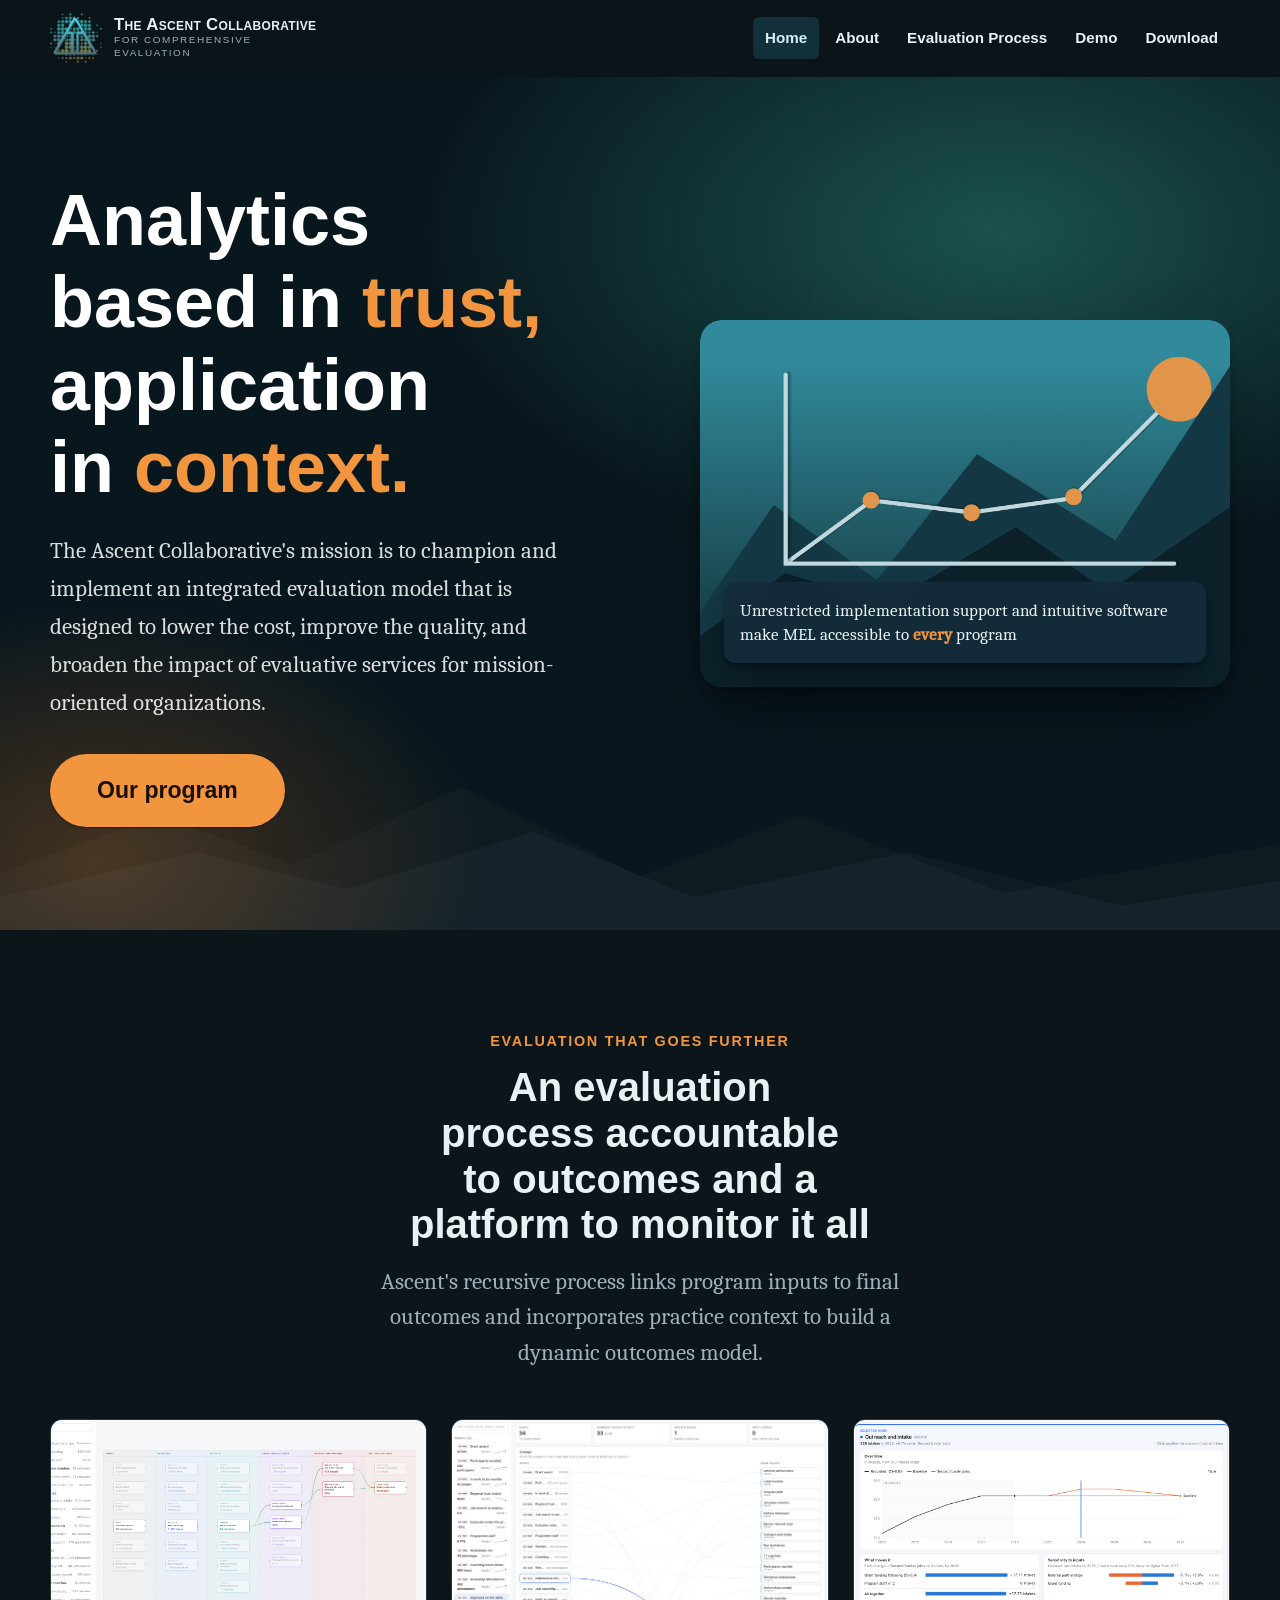
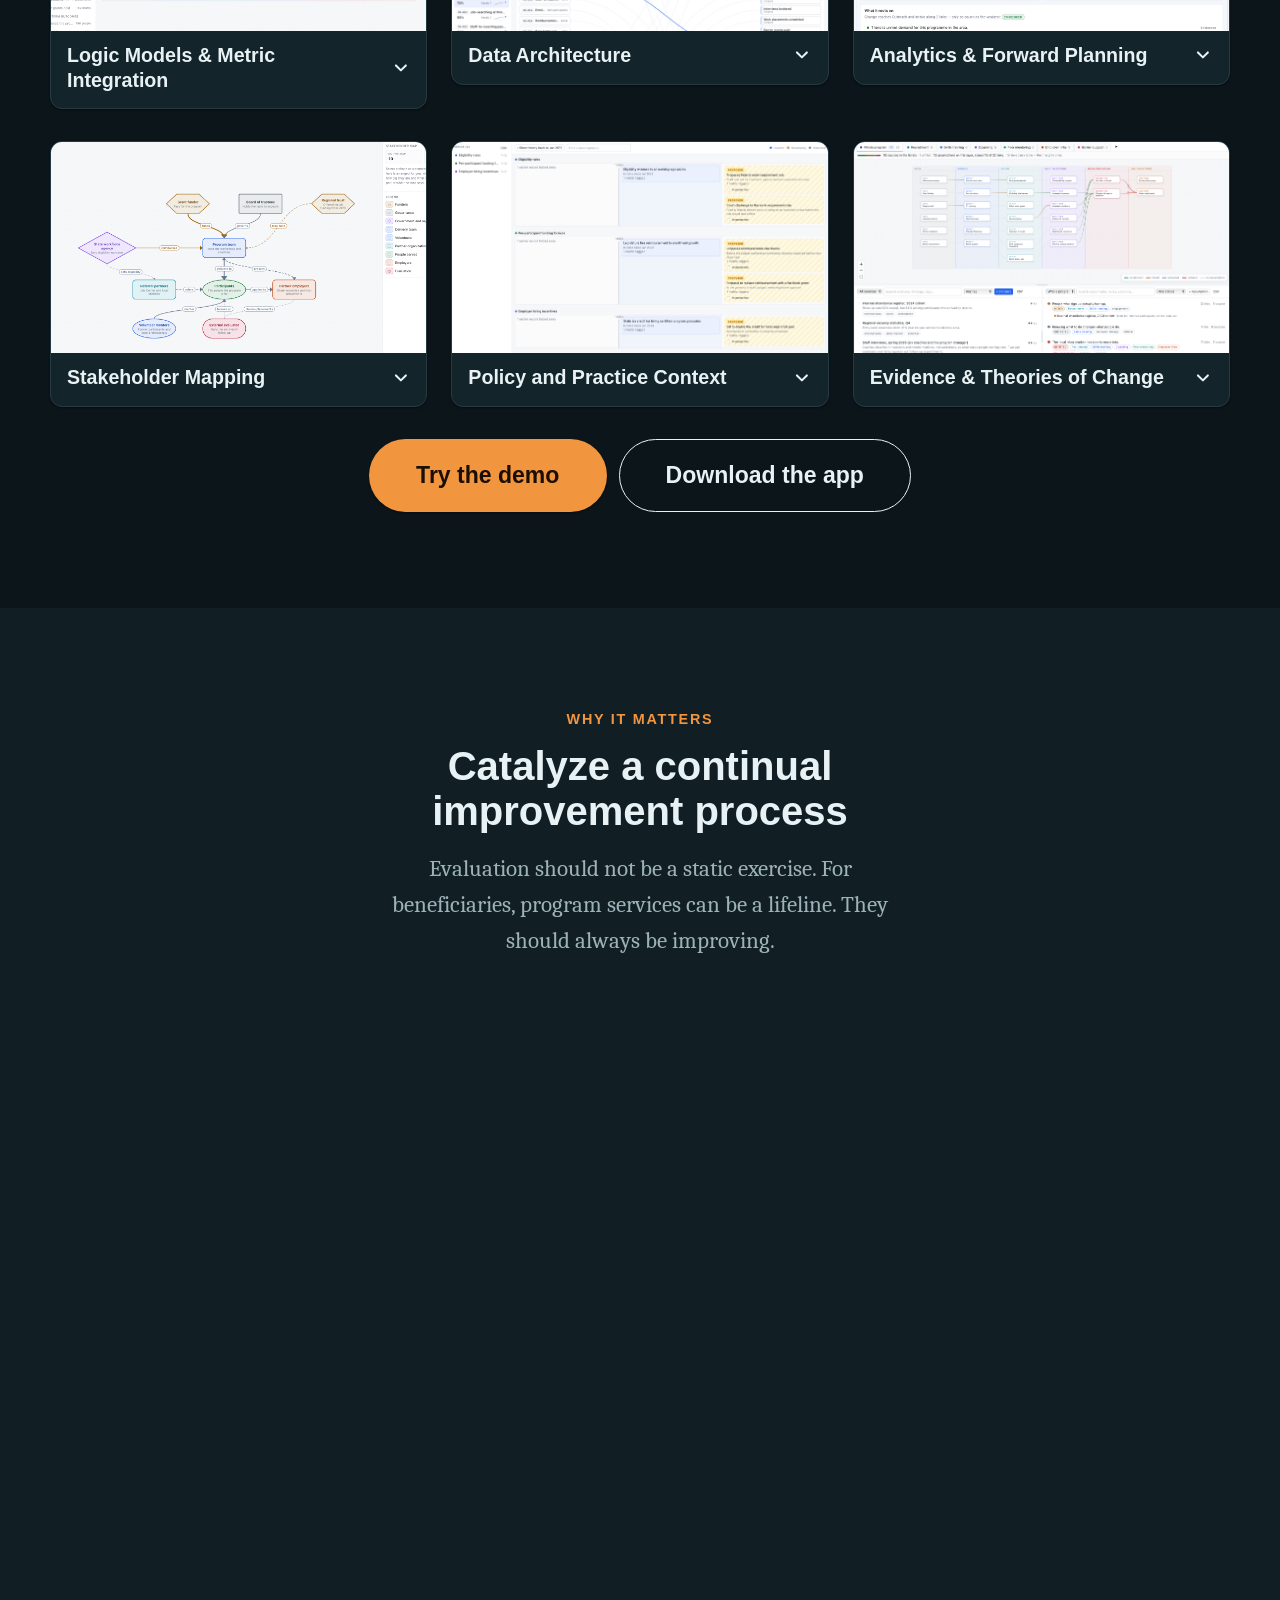
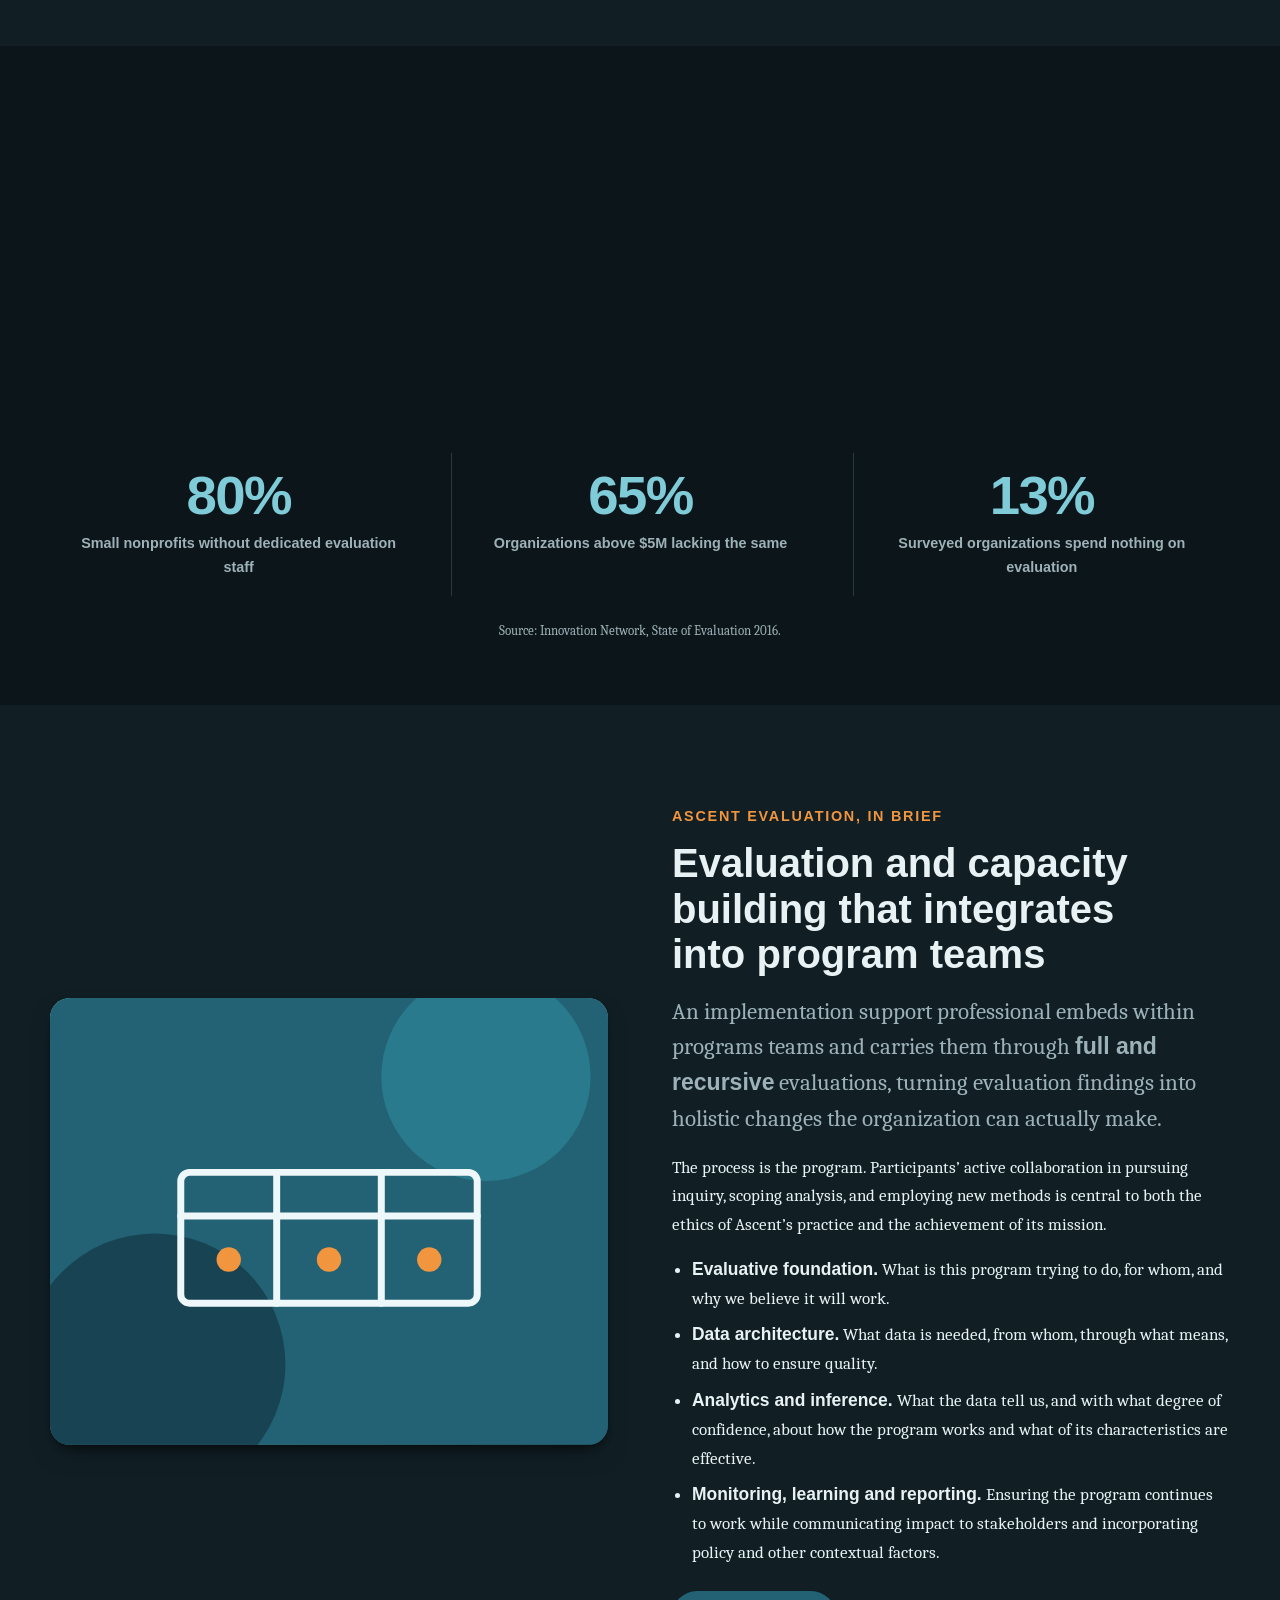
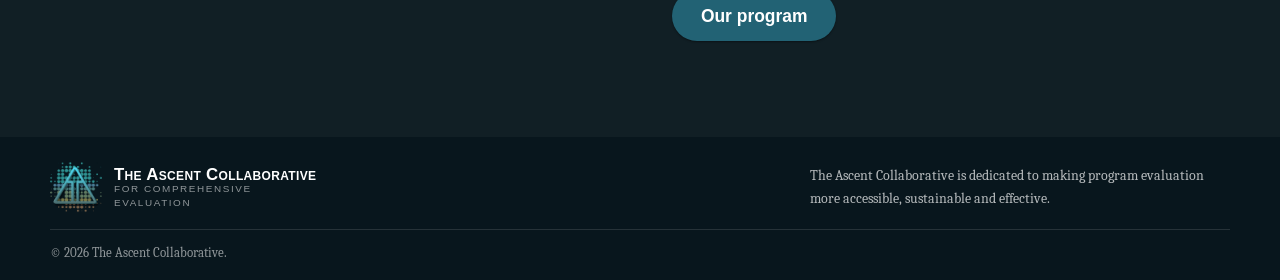
<file: index.html>
<!DOCTYPE html>
<html lang="en">
<head>
<script async src="https://www.googletagmanager.com/gtm.js?id=GTM-5KVBKM44"></script>
<script>
  window.dataLayer = window.dataLayer || [];
  function gtag(){dataLayer.push(arguments);}
  gtag('js', new Date());
</script>
<meta charset="utf-8">
<meta name="viewport" content="width=device-width, initial-scale=1">
<title>The Ascent Collaborative—nonprofit program evaluation</title>
<meta name="description" content="Program evaluation is more than measurement. Ascent helps nonprofits learn what their programs cause, for whom, and why—at a price they can meet.">
<meta name="theme-color" content="#1b3644">

<meta property="og:type" content="website">
<meta property="og:title" content="The Ascent Collaborative—nonprofit program evaluation">
<meta property="og:description" content="Program evaluation is more than measurement. Ascent helps nonprofits learn what their programs cause, for whom, and why—at a price they can meet.">
<meta property="og:url" content="https://example.org/index.html">
<meta property="og:image" content="https://example.org/assets/Logo.png">
<meta name="twitter:card" content="summary_large_image">

<link rel="icon" href="assets/favicon.png?v=2026-10-15c" type="image/png">
<link rel="apple-touch-icon" href="assets/apple-touch-icon.png?v=2026-10-15c">
<link rel="stylesheet" href="css/styles.css?v=2026-11-12">
<script src="js/theme-init.js"></script>

<script type="application/ld+json">
{
  "@context": "https://schema.org",
  "@type": "NGO",
  "name": "The Ascent Collaborative",
  "url": "https://example.org/",
  "logo": "https://example.org/assets/Logo.png",
  "description": "A nonprofit program evaluation practice serving small and mid-sized organizations in New York City."
}
</script>
</head>
<body>
<a class="skip-link" href="#main">Skip to main content</a>

<!-- ============================ HEADER ============================ -->
<header class="site-header">
  <div class="container site-header__inner">
    <a class="brand" href="index.html">
      <img class="brand__mark" src="assets/Logo.png?v=2026-10-15c" alt="" width="512" height="512" aria-hidden="true">
      <span class="brand__word">The Ascent Collaborative<small>For Comprehensive Evaluation</small></span>
    </a>

    <button class="nav-toggle" type="button" aria-expanded="false" aria-controls="primary-nav" aria-label="Toggle navigation menu">
      <span></span><span></span><span></span>
    </button>

    <nav class="nav" id="primary-nav" aria-label="Primary">
      <a class="nav__link" href="index.html" aria-current="page">Home</a>
      <a class="nav__link" href="about.html">About</a>
      <a class="nav__link" href="programs.html">Evaluation Process</a>
      <a class="nav__link" href="demo.html">Demo</a>
      <a class="nav__link" href="download.html">Download</a>
    </nav>

  </div>
</header>

<main id="main">

  <!-- ============================ HERO ============================ -->
  <section class="hero">
    <svg class="hero__ridges" viewBox="0 0 1440 220" preserveAspectRatio="none" aria-hidden="true" style="height:180px">
      <path d="M0 220V150l180-70 150 60 190-95 200 110 180-75 230 95 310-60v185z" fill="rgba(255,255,255,0.05)"/>
      <path d="M0 220v-40l220-55 170 45 210-70 180 80 240-55 240 65 180-30v60z" fill="rgba(255,255,255,0.06)"/>
    </svg>

    <div class="container hero__inner">
      <div>
        <h1 class="hero__title">Analytics based in <em>trust,</em> application in <em>context.</em></h1>
        <p class="hero__lead">
          The Ascent Collaborative's mission is to champion and implement an integrated evaluation model that is designed to lower the cost, improve the quality, and broaden the impact of evaluative services for mission-oriented organizations.
        </p>
        <div class="btn-row" style="margin-top: 2rem">
          <a class="btn btn--primary btn--lg" href="programs.html#pilot-sequence">Our program</a>
        </div>
      </div>

      <div class="hero__media">
        <img src="assets/hero.png" alt="Stylised mountain ridge with a rising line of plotted data points" width="1903" height="1316">

        <div class="hero__badge">
          <p>Unrestricted implementation support and intuitive software make MEL accessible to <em>every</em> program</p>
        </div>
      </div>
    </div>

  </section>

  <!-- ============================ METHODS ============================ -->
  <section class="section">
    <div class="container container--narrow">
      <div class="section-head center reveal">
        <span class="eyebrow">Evaluation that Goes Further</span>
        <h2>An evaluation process accountable to outcomes and a platform to monitor it all</h2>
        <p class="lead">Ascent's recursive process links program inputs to final outcomes and incorporates practice context to build a dynamic outcomes model.</p>
      </div>
    </div>

    <div class="container">
      <div class="grid grid--4 phase-cards reveal">
        <article class="card phase-card tool-card">
          <button class="tool-card__toggle" type="button" aria-expanded="false" aria-controls="phase-desc-1">
            <span class="program-card__media"><img src="assets/phase-1-logic-model.png" alt="Logic model linking a program's inputs and activities through its outputs to short-, medium- and long-term outcomes" width="1480" height="904" loading="lazy"></span>
            <span class="tool-card__name">Logic Models &amp; Metric Integration<svg class="tool-card__chev" viewBox="0 0 24 24" fill="none" stroke="currentColor" stroke-width="2.5" stroke-linecap="round" stroke-linejoin="round" aria-hidden="true"><path d="m6 9 6 6 6-6"/></svg></span>
          </button>
          <div class="tool-card__desc" id="phase-desc-1"><div><p>Map how a program's inputs and activities lead to its outputs and its short-, medium- and long-term outcomes, and tie each part of the model to the metrics that will track it.</p></div></div>
        </article>
        <article class="card phase-card tool-card">
          <button class="tool-card__toggle" type="button" aria-expanded="false" aria-controls="phase-desc-2">
            <span class="program-card__media"><img src="assets/phase-2-data-lineage.png" alt="Data lineage view tracing each number in the model back to the data series it comes from" width="1556" height="1117" loading="lazy" style="object-position:center top"></span>
            <span class="tool-card__name">Data Architecture<svg class="tool-card__chev" viewBox="0 0 24 24" fill="none" stroke="currentColor" stroke-width="2.5" stroke-linecap="round" stroke-linejoin="round" aria-hidden="true"><path d="m6 9 6 6 6-6"/></svg></span>
          </button>
          <div class="tool-card__desc" id="phase-desc-2"><div><p>Trace every number in the model back to the data series it comes from so its sources are clear and the quality of the evidence can be checked.</p></div></div>
        </article>
        <article class="card phase-card tool-card">
          <button class="tool-card__toggle" type="button" aria-expanded="false" aria-controls="phase-desc-3">
            <span class="program-card__media"><img src="assets/phase-3-analysis.png" alt="Analysis of one program activity: its trend over time, what moves it, its sensitivity to inputs and the assumptions it rests on" width="1290" height="935" loading="lazy" style="object-position:center top"></span>
            <span class="tool-card__name">Analytics &amp; Forward Planning<svg class="tool-card__chev" viewBox="0 0 24 24" fill="none" stroke="currentColor" stroke-width="2.5" stroke-linecap="round" stroke-linejoin="round" aria-hidden="true"><path d="m6 9 6 6 6-6"/></svg></span>
          </button>
          <div class="tool-card__desc" id="phase-desc-3"><div><p>Analyze how a program's results move over time and what drives them, test how sensitive they are to changes in inputs and assumptions, and use that to plan ahead.</p></div></div>
        </article>
      </div>

      <div class="grid phase-cards phase-cards--trio reveal">
        <article class="card phase-card tool-card">
          <button class="tool-card__toggle" type="button" aria-expanded="false" aria-controls="tool-desc-1">
            <span class="program-card__media"><img src="assets/tool-stakeholder-mapping.png" alt="Stakeholder map showing ten stakeholders as shapes, grouped by type, with labelled links such as funds, governs and delivers to" width="1444" height="856" loading="lazy" style="object-position:center top"></span>
            <span class="tool-card__name">Stakeholder Mapping<svg class="tool-card__chev" viewBox="0 0 24 24" fill="none" stroke="currentColor" stroke-width="2.5" stroke-linecap="round" stroke-linejoin="round" aria-hidden="true"><path d="m6 9 6 6 6-6"/></svg></span>
          </button>
          <div class="tool-card__desc" id="tool-desc-1"><div><p>Lay out everyone with a stake in the program, from funders and governance to the delivery team, partners and the people served, and see how their connections affect your practice.</p></div></div>
        </article>
        <article class="card phase-card tool-card">
          <button class="tool-card__toggle" type="button" aria-expanded="false" aria-controls="tool-desc-2">
            <span class="program-card__media"><img src="assets/tool-policy-practice-context.png" alt="Policy and practice timeline for three topics, showing the rule in force today beside proposed changes that can be included in a projection" width="1519" height="919" loading="lazy" style="object-position:center top"></span>
            <span class="tool-card__name">Policy and Practice Context<svg class="tool-card__chev" viewBox="0 0 24 24" fill="none" stroke="currentColor" stroke-width="2.5" stroke-linecap="round" stroke-linejoin="round" aria-hidden="true"><path d="m6 9 6 6 6-6"/></svg></span>
          </button>
          <div class="tool-card__desc" id="tool-desc-2"><div><p>Keep track of the rules, regulations, funding formulas and incentives that shape the program: what is in force today, what is proposed, and how changes can affect the program's projections.</p></div></div>
        </article>
        <article class="card phase-card tool-card">
          <button class="tool-card__toggle" type="button" aria-expanded="false" aria-controls="tool-desc-3">
            <span class="program-card__media"><img src="assets/tool-evidence-theories-of-change.png" alt="Logic model from inputs to long-term outcomes with each link colored by strength of evidence, above a library of sources and a list of assumptions" width="1526" height="916" loading="lazy" style="object-position:center top"></span>
            <span class="tool-card__name">Evidence &amp; Theories of Change<svg class="tool-card__chev" viewBox="0 0 24 24" fill="none" stroke="currentColor" stroke-width="2.5" stroke-linecap="round" stroke-linejoin="round" aria-hidden="true"><path d="m6 9 6 6 6-6"/></svg></span>
          </button>
          <div class="tool-card__desc" id="tool-desc-3"><div><p>Trace program inputs to long-term outcomes, attach the evidence and assumptions behind each link, and see at a glance which links are evidenced, mixed, untested or refuted. Expedite your research progress by using your model structure to automatically search research databases for relevant studies.</p></div></div>
        </article>
      </div>

      <div class="phase-demo center reveal">
        <div class="btn-row center">
          <a class="btn btn--primary btn--lg" href="demo.html">Try the demo</a>
          <a class="btn btn--outline btn--lg" href="download.html">Download the app</a>
        </div>
      </div>
    </div>
  </section>

  <!-- ============================ WHY IT MATTERS ============================ -->
  <section class="section section--muted">
    <div class="container container--narrow">
      <div class="section-head center reveal">
        <span class="eyebrow">Why it matters</span>
        <h2>Catalyze a continual improvement process</h2>
        <p class="lead">Evaluation should not be a static exercise. For beneficiaries, program services can be a lifeline. They should always be improving.</p>
      </div>

      <div class="reveal">
        <article class="card">
          <h3>For nonprofit leaders, programs teams, organizers and advocates</h3>
          <ul>
            <li><strong>Map and monitor efficacy.</strong> Evaluation shows which parts of a program are most effective, so limited resources can go where they count the most.</li>
            <li><strong>Build and document a knowledge-base.</strong> Map evidence to internal assumptions about a program's theory of change. Approach programs with clarity and integrate them into global fields of research.</li>
            <li><strong>Track exogenous effects.</strong> Monitor policy and other contextual developments and project their impacts on program functions.</li>
            <li><strong>Hear from the people served.</strong> Qualitative methods put participants' own accounts of what helped into the evidence, tracing the path from program inputs to the effects reported by participants.</li>
          </ul>
        </article>
        <div class="btn-row" style="margin-top:2rem; justify-content:center">
          <a class="btn btn--primary btn--lg" href="programs.html">See the evaluation process</a>
        </div>
      </div>
    </div>
  </section>

  <!-- ============================ STATS ============================ -->
  <section class="section section--tight">
    <div class="container">
      <div class="section-head center reveal">
        <h2>The organizations that need it most can least afford it</h2>
        <p class="lead">When evidence quality determines funding, capital consolidates toward whoever can afford to prove their outcomes—whether or not they are the organizations doing the most consequential work.</p>
      </div>
      <div class="stats stats--bordered reveal">
        <div class="stat">
          <span class="stat__value" data-count-to="98" data-suffix="%">0</span>
          <span class="stat__label">Small nonprofits without dedicated evaluation staff</span>
        </div>
        <div class="stat">
          <span class="stat__value" data-count-to="80" data-suffix="%">0</span>
          <span class="stat__label">Organizations above $5M lacking the same</span>
        </div>
        <div class="stat">
          <span class="stat__value" data-count-to="16" data-suffix="%">0</span>
          <span class="stat__label">Surveyed organizations spend nothing on evaluation</span>
        </div>
      </div>
      <p class="center form-note" style="margin-top:1.5rem">
        Source: Innovation Network, State of Evaluation 2016.
      </p>
    </div>
  </section>

  <!-- ============================ ASCENT IN BRIEF ============================ -->
  <section class="section section--muted">
    <div class="container split reveal">
      <div class="split__media">
        <svg viewBox="0 0 640 512" preserveAspectRatio="xMidYMid slice" role="img" aria-label="Illustration of an evaluation team and program staff working at one table">
          <rect width="640" height="512" fill="#226274"/>
          <circle cx="500" cy="90" r="120" fill="#2f8b9e" opacity="0.6"/>
          <circle cx="120" cy="420" r="150" fill="#0f2430" opacity="0.5"/>
          <g fill="none" stroke="#eef8fa" stroke-width="8" stroke-linecap="round">
            <rect x="150" y="200" width="340" height="150" rx="10"/>
            <path d="M150 250h340M260 200v150M380 200v150"/>
          </g>
          <g fill="#f2953f"><circle cx="205" cy="300" r="14"/><circle cx="320" cy="300" r="14"/><circle cx="435" cy="300" r="14"/></g>
        </svg>
      </div>
      <div>
        <span class="eyebrow">Ascent Evaluation, in brief</span>
        <h2>Evaluation and capacity building that integrates into program teams</h2>
        <p class="lead">
          An implementation support professional embeds within programs teams and carries them through <strong>full and recursive</strong> evaluations, turning evaluation findings into holistic changes the organization can actually make.
        </p>
        <p>
          The process is the program. Participants’ active collaboration in pursuing inquiry, scoping analysis, and employing new methods is central to both the ethics of Ascent’s practice and the achievement of its mission.
        </p>
        <ul>
          <li><strong>Evaluative foundation.</strong> What is this program trying to do, for whom, and why we believe it will work.</li>
          <li><strong>Data architecture.</strong> What data is needed, from whom, through what means, and how to ensure quality.</li>
          <li><strong>Analytics and inference.</strong> What the data tell us, and with what degree of confidence, about how the program works and what of its characteristics are effective.</li>
          <li><strong>Monitoring, learning and reporting.</strong> Ensuring the program continues to work while communicating impact to stakeholders and incorporating policy and other contextual factors.</li>
        </ul>
        <div class="btn-row" style="margin-top:1.5rem">
          <a class="btn btn--brand" href="programs.html#pilot-sequence">Our program</a>
        </div>
      </div>
    </div>
  </section>

</main>
<!-- ============================ FOOTER ============================ -->
<footer class="site-footer">
  <div class="container">
    <div class="footer-grid">
      <div class="footer-about">
        <a class="brand" href="index.html">
          <img class="brand__mark" src="assets/Logo.png?v=2026-10-15c" alt="" width="512" height="512" aria-hidden="true">
          <span class="brand__word">The Ascent Collaborative<small>For Comprehensive Evaluation</small></span>
        </a>
        <p>The Ascent Collaborative is dedicated to making program evaluation more accessible, sustainable and effective.</p>
      </div>
    </div>

    <div class="footer-bottom">
      <p>© <span data-year>2026</span> The Ascent Collaborative.</p>
    </div>
  </div>
</footer>

<script src="js/main.js?v=2026-10-28"></script>
</body>
</html>
</file>
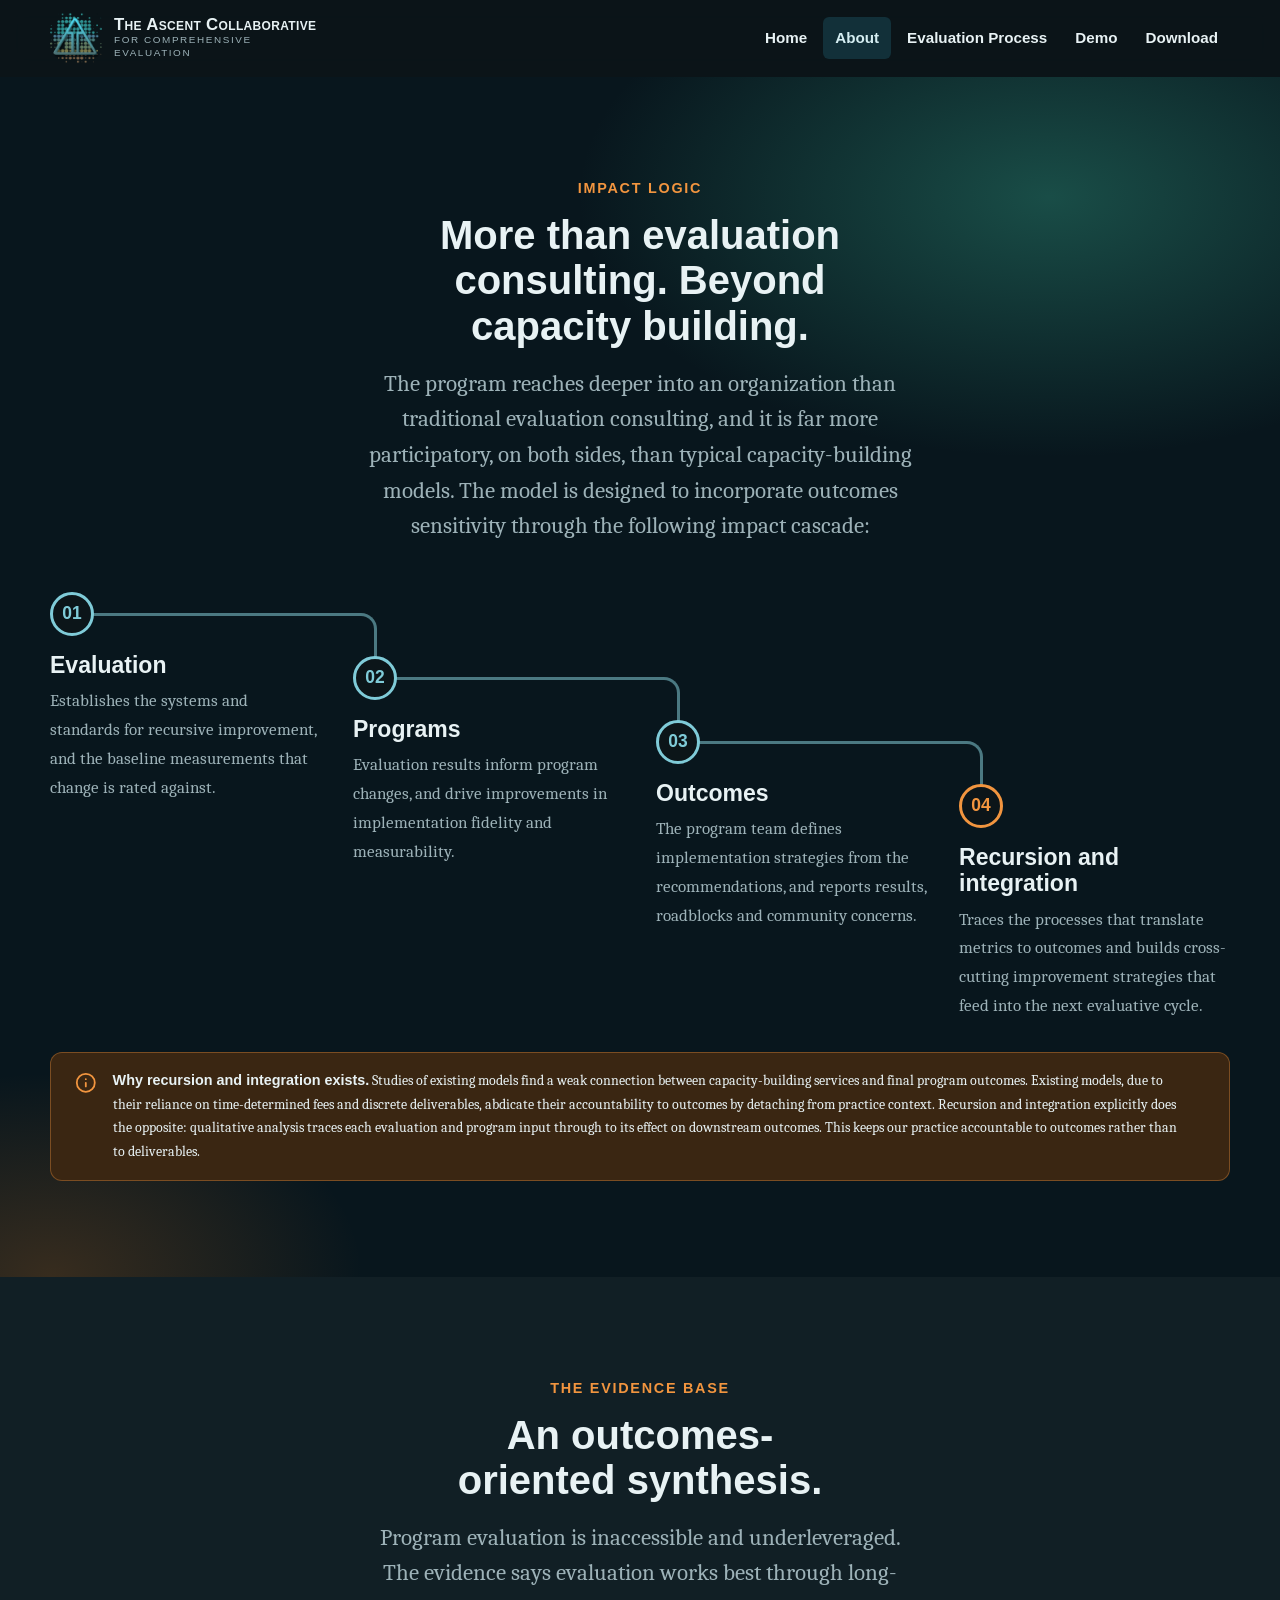
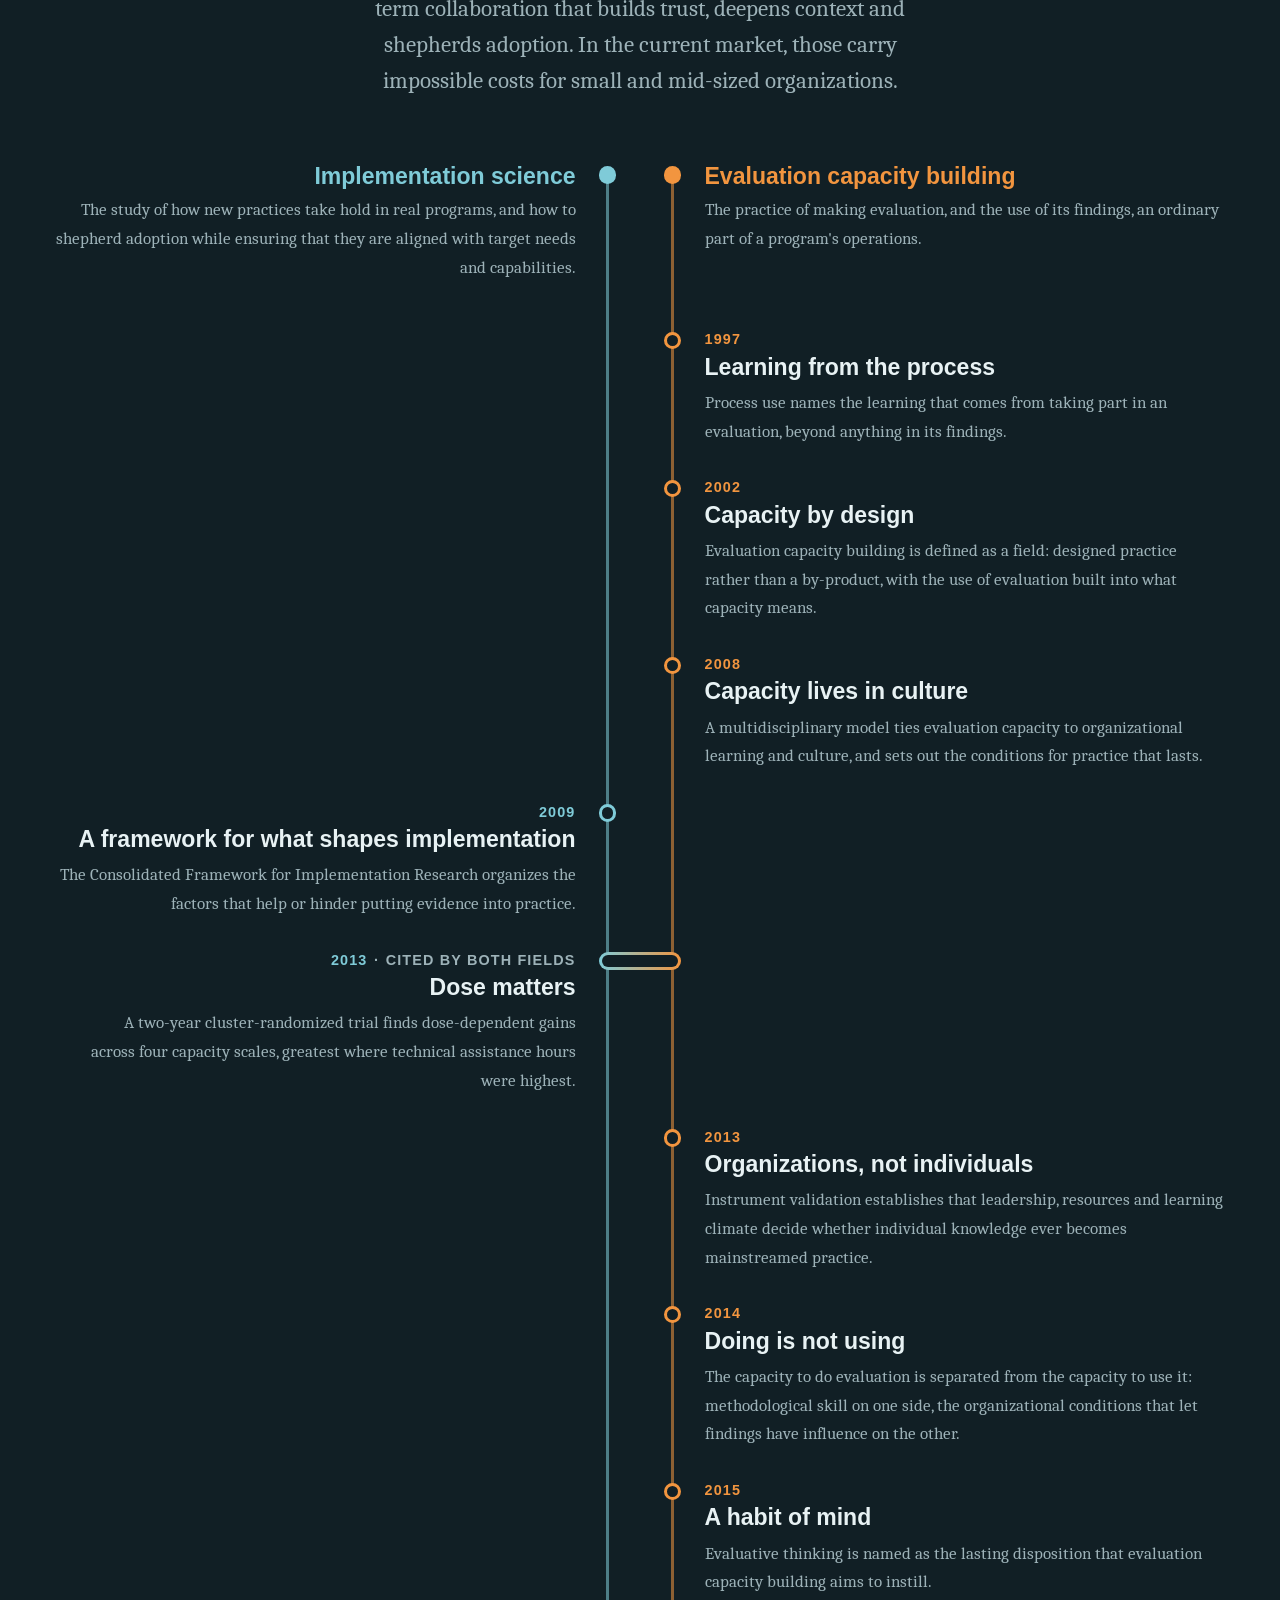
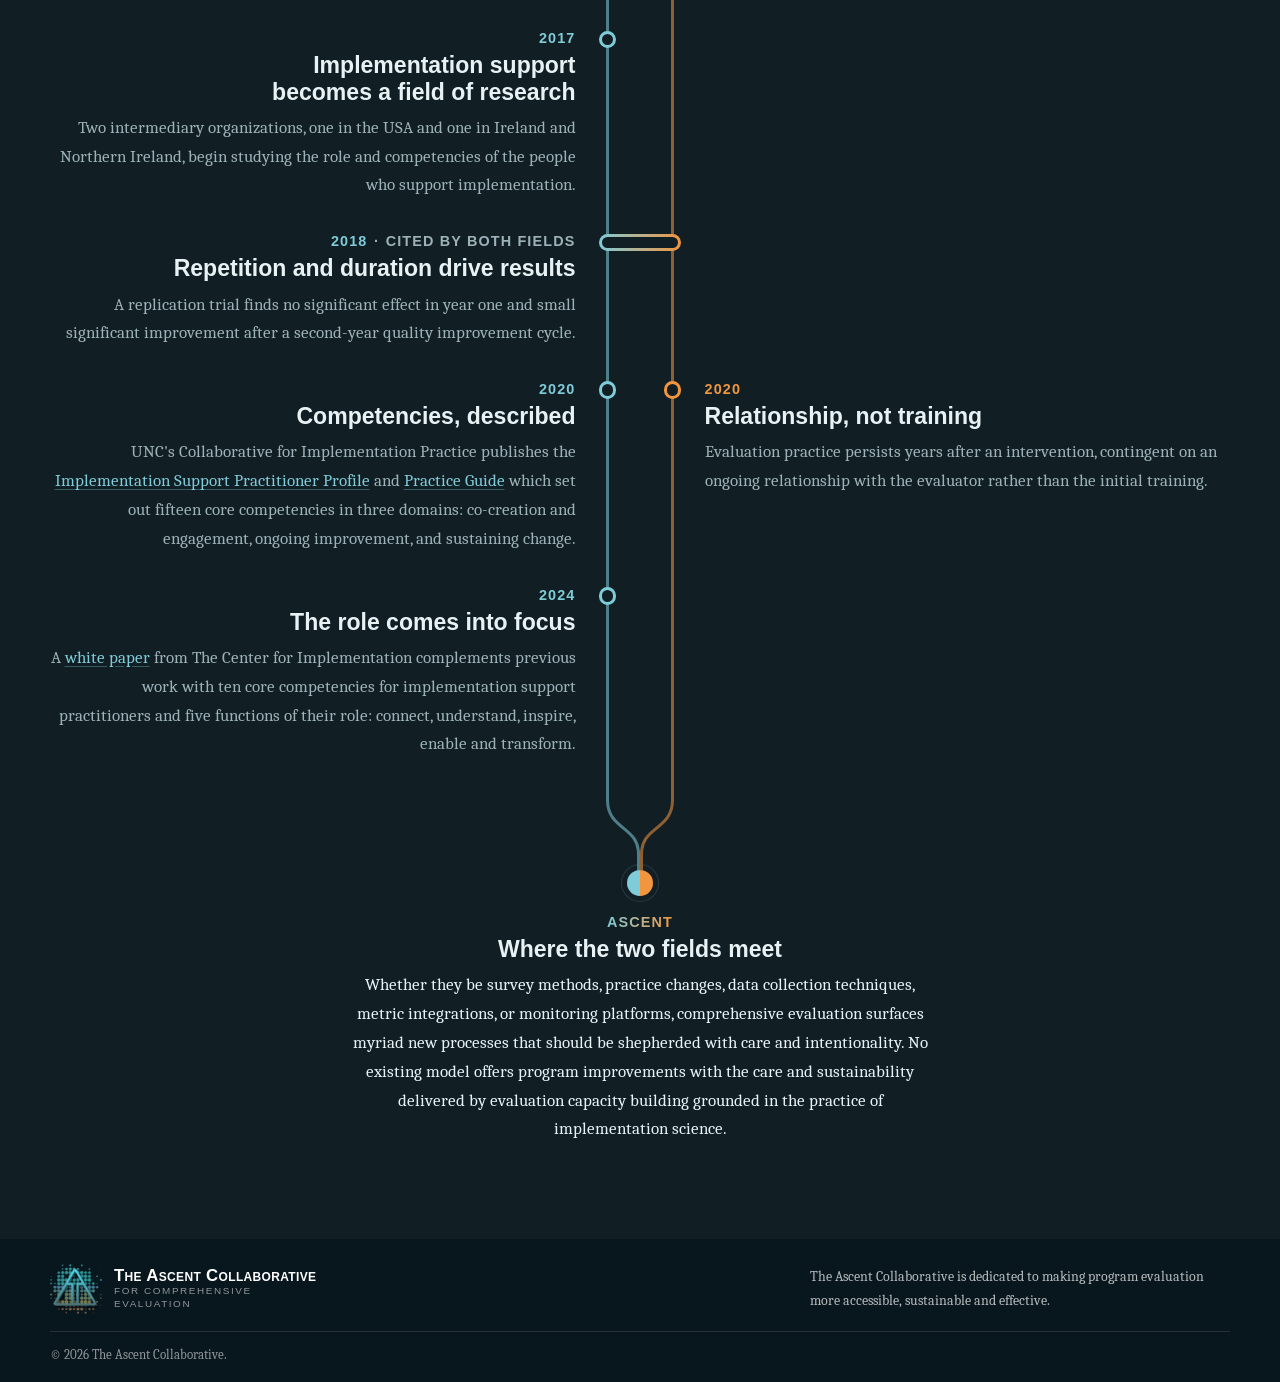
<file: about.html>
<!DOCTYPE html>
<html lang="en">
<head>
<script async src="https://www.googletagmanager.com/gtm.js?id=GTM-5KVBKM44"></script>
<script>
  window.dataLayer = window.dataLayer || [];
  function gtag(){dataLayer.push(arguments);}
  gtag('js', new Date());
</script>
<meta charset="utf-8">
<meta name="viewport" content="width=device-width, initial-scale=1">
<title>About Ascent—the mission and the evidence</title>
<meta name="description" content="Ascent is a nonprofit program evaluation practice in New York City, built for the organizations priced out of effective evaluation.">
<meta name="theme-color" content="#1b3644">

<meta property="og:type" content="website">
<meta property="og:title" content="About Ascent—the mission and the evidence">
<meta property="og:description" content="Ascent is a nonprofit program evaluation practice in New York City, built for the organizations priced out of effective evaluation.">
<meta property="og:url" content="https://example.org/about.html">
<meta property="og:image" content="https://example.org/assets/Logo.png">
<meta name="twitter:card" content="summary_large_image">

<link rel="icon" href="assets/favicon.png?v=2026-10-15c" type="image/png">
<link rel="apple-touch-icon" href="assets/apple-touch-icon.png?v=2026-10-15c">
<link rel="stylesheet" href="css/styles.css?v=2026-11-12">
<script src="js/theme-init.js"></script>
</head>
<body>
<a class="skip-link" href="#main">Skip to main content</a>

<!-- ============================ HEADER ============================ -->
<header class="site-header">
  <div class="container site-header__inner">
    <a class="brand" href="index.html">
      <img class="brand__mark" src="assets/Logo.png?v=2026-10-15c" alt="" width="512" height="512" aria-hidden="true">
      <span class="brand__word">The Ascent Collaborative<small>For Comprehensive Evaluation</small></span>
    </a>

    <button class="nav-toggle" type="button" aria-expanded="false" aria-controls="primary-nav" aria-label="Toggle navigation menu">
      <span></span><span></span><span></span>
    </button>

    <nav class="nav" id="primary-nav" aria-label="Primary">
      <a class="nav__link" href="index.html">Home</a>
      <a class="nav__link" href="about.html" aria-current="page">About</a>
      <a class="nav__link" href="programs.html">Evaluation Process</a>
      <a class="nav__link" href="demo.html">Demo</a>
      <a class="nav__link" href="download.html">Download</a>
    </nav>

  </div>
</header>

<main id="main">

  <h1 class="visually-hidden">About</h1>

  <!-- ---------------- Impact logic ---------------- -->
  <section class="section section--glow" id="impact-logic">
    <div class="container">
      <div class="measure center center-block reveal" style="margin-bottom:var(--sp-7)">
        <span class="eyebrow">Impact logic</span>
        <h2>More than evaluation consulting. Beyond capacity building.</h2>
        <p class="lead">The program reaches deeper into an organization than traditional evaluation consulting, and it is far more participatory, on both sides, than typical capacity-building models. The model is designed to incorporate outcomes sensitivity through the following impact cascade:</p>
      </div>

      <ol class="cascade reveal">
        <li class="cascade__step">
          <span class="cascade__num">01</span>
          <h3>Evaluation</h3>
          <p>Establishes the systems and standards for recursive improvement, and the baseline measurements that change is rated against.</p>
        </li>
        <li class="cascade__step">
          <span class="cascade__num">02</span>
          <h3>Programs</h3>
          <p>Evaluation results inform program changes, and drive improvements in implementation fidelity and measurability.</p>
        </li>
        <li class="cascade__step">
          <span class="cascade__num">03</span>
          <h3>Outcomes</h3>
          <p>The program team defines implementation strategies from the recommendations, and reports results, roadblocks and community concerns.</p>
        </li>
        <li class="cascade__step cascade__step--accent">
          <span class="cascade__num">04</span>
          <h3>Recursion and integration</h3>
          <p>Traces the processes that translate metrics to outcomes and builds cross-cutting improvement strategies that feed into the next evaluative cycle.</p>
        </li>
      </ol>

      <div class="notice reveal" style="margin-top:2rem">
        <svg viewBox="0 0 24 24" fill="none" stroke="currentColor" stroke-width="2" stroke-linecap="round" stroke-linejoin="round" aria-hidden="true"><circle cx="12" cy="12" r="10"/><path d="M12 16v-4m0-4h.01"/></svg>
        <p><strong>Why recursion and integration exists.</strong> Studies of existing models find a weak connection between capacity-building services and final program outcomes. Existing models, due to their reliance on time-determined fees and discrete deliverables, abdicate their accountability to outcomes by detaching from practice context. Recursion and integration explicitly does the opposite: qualitative analysis traces each evaluation and program input through to its effect on downstream outcomes. This keeps our practice accountable to outcomes rather than to deliverables.</p>
      </div>
    </div>
  </section>

  <!-- ---------------- Story + evidence timeline ----------------
       Two fields, one synthesis: implementation science and evaluation capacity
       building run as separate rails and meet only at Ascent. Entries stay in
       date order; an IS entry followed by an ECB one shares a row (see .strands
       in css/styles.css), so put same-year IS entries first. -->
  <section class="section section--muted">
    <div class="container">
      <div class="measure center center-block reveal">
        <span class="eyebrow">The evidence base</span>
        <h2>An outcomes-oriented synthesis.</h2>
        <p class="lead">
          Program evaluation is inaccessible and underleveraged. The evidence says evaluation works best through
          long-term collaboration that builds trust, deepens context and shepherds adoption. In the current market, those carry impossible costs for small and mid-sized organizations.
        </p>
      </div>

      <div class="strands fade-in" id="timeline">
        <div class="strands__fields">
          <div class="strands__field strands__field--is">
            <p class="strands__name">Implementation science</p>
            <p>The study of how new practices take hold in real programs, and how to shepherd adoption while ensuring that they are aligned with target needs and capabilities.</p>
          </div>
          <div class="strands__field strands__field--ecb">
            <p class="strands__name">Evaluation capacity building</p>
            <p>The practice of making evaluation, and the use of its findings, an ordinary part of a program's operations.</p>
          </div>
        </div>

        <ol class="strands__list">
          <li class="strand strand--ecb">
            <p class="strand__meta"><span class="strand__year">1997</span><span class="strand__field">Evaluation capacity building</span></p>
            <h3>Learning from the process</h3>
            <p>Process use names the learning that comes from taking part in an evaluation, beyond anything in its findings.</p>
          </li>
          <li class="strand strand--ecb">
            <p class="strand__meta"><span class="strand__year">2002</span><span class="strand__field">Evaluation capacity building</span></p>
            <h3>Capacity by design</h3>
            <p>Evaluation capacity building is defined as a field: designed practice rather than a by-product, with the use of evaluation built into what capacity means.</p>
          </li>
          <li class="strand strand--ecb">
            <p class="strand__meta"><span class="strand__year">2008</span><span class="strand__field">Evaluation capacity building</span></p>
            <h3>Capacity lives in culture</h3>
            <p>A multidisciplinary model ties evaluation capacity to organizational learning and culture, and sets out the conditions for practice that lasts.</p>
          </li>
          <li class="strand strand--is">
            <p class="strand__meta"><span class="strand__year">2009</span><span class="strand__field">Implementation science</span></p>
            <h3>A framework for what shapes implementation</h3>
            <p>The Consolidated Framework for Implementation Research organizes the factors that help or hinder putting evidence into practice.</p>
          </li>
          <li class="strand strand--is strand--both">
            <p class="strand__meta"><span class="strand__year">2013</span><span class="strand__tag">Cited by both fields</span></p>
            <h3>Dose matters</h3>
            <p>A two-year cluster-randomized trial finds dose-dependent gains across four capacity scales, greatest where technical assistance hours were highest.</p>
          </li>
          <li class="strand strand--ecb">
            <p class="strand__meta"><span class="strand__year">2013</span><span class="strand__field">Evaluation capacity building</span></p>
            <h3>Organizations, not individuals</h3>
            <p>Instrument validation establishes that leadership, resources and learning climate decide whether individual knowledge ever becomes mainstreamed practice.</p>
          </li>
          <li class="strand strand--ecb">
            <p class="strand__meta"><span class="strand__year">2014</span><span class="strand__field">Evaluation capacity building</span></p>
            <h3>Doing is not using</h3>
            <p>The capacity to do evaluation is separated from the capacity to use it: methodological skill on one side, the organizational conditions that let findings have influence on the other.</p>
          </li>
          <li class="strand strand--ecb">
            <p class="strand__meta"><span class="strand__year">2015</span><span class="strand__field">Evaluation capacity building</span></p>
            <h3>A habit of mind</h3>
            <p>Evaluative thinking is named as the lasting disposition that evaluation capacity building aims to instill.</p>
          </li>
          <li class="strand strand--is">
            <p class="strand__meta"><span class="strand__year">2017</span><span class="strand__field">Implementation science</span></p>
            <h3>Implementation support becomes a field of research</h3>
            <p>Two intermediary organizations, one in the USA and one in Ireland and Northern Ireland, begin studying the role and competencies of the people who support implementation.</p>
          </li>
          <li class="strand strand--is strand--both">
            <p class="strand__meta"><span class="strand__year">2018</span><span class="strand__tag">Cited by both fields</span></p>
            <h3>Repetition and duration drive results</h3>
            <p>A replication trial finds no significant effect in year one and small significant improvement after a second-year quality improvement cycle.</p>
          </li>
          <li class="strand strand--is">
            <p class="strand__meta"><span class="strand__year">2020</span><span class="strand__field">Implementation science</span></p>
            <h3>Competencies, described</h3>
            <p>UNC's Collaborative for Implementation Practice publishes the <a href="https://cippro.wpengine.com/wp-content/uploads/2022/10/IS-Practice-Profile-single-page-printing-v10-October-2022.pdf" target="_blank" rel="noopener">Implementation Support Practitioner Profile</a> and <a href="https://cippro.wpengine.com/wp-content/uploads/2022/10/ISP-Practice-Guide-v1-10.27.22.pdf" target="_blank" rel="noopener">Practice Guide</a> which set out fifteen core competencies in three domains: co-creation and engagement, ongoing improvement, and sustaining change.</p>
          </li>
          <li class="strand strand--ecb">
            <p class="strand__meta"><span class="strand__year">2020</span><span class="strand__field">Evaluation capacity building</span></p>
            <h3>Relationship, not training</h3>
            <p>Evaluation practice persists years after an intervention, contingent on an ongoing relationship with the evaluator rather than the initial training.</p>
          </li>
          <li class="strand strand--is">
            <p class="strand__meta"><span class="strand__year">2024</span><span class="strand__field">Implementation science</span></p>
            <h3>The role comes into focus</h3>
            <p>A <a href="https://static1.squarespace.com/static/62b608b9681f5f0b4f3c3659/t/68346d71336557405c7ff2ea/1748266354208/TCI_White+Paper+Core+Competencies+and+Functions_V2024.06.pdf" target="_blank" rel="noopener">white paper</a> from The Center for Implementation complements previous work with ten core competencies for implementation support practitioners and five functions of their role: connect, understand, inspire, enable and transform.</p>
          </li>
        </ol>

        <div class="strands__meet">
          <svg class="strands__join" viewBox="0 0 68 80" preserveAspectRatio="none" aria-hidden="true" focusable="false">
            <path class="strands__join--is" d="M1.5 0V10C1.5 40 32.5 36 32.5 64V80"/>
            <path class="strands__join--ecb" d="M66.5 0V10C66.5 40 35.5 36 35.5 64V80"/>
          </svg>
          <span class="strands__node" aria-hidden="true"></span>
          <div class="strands__synthesis">
            <p class="strand__meta"><span class="strand__year">Ascent</span></p>
            <h3>Where the two fields meet</h3>
            <p>Whether they be survey methods, practice changes, data collection techniques, metric integrations, or monitoring platforms, comprehensive evaluation surfaces myriad new processes that should be shepherded with care and intentionality. No existing model offers program improvements with the care and sustainability delivered by evaluation capacity building grounded in the practice of implementation science.</p>
          </div>
        </div>
      </div>
    </div>
  </section>

</main>
<!-- ============================ FOOTER ============================ -->
<footer class="site-footer">
  <div class="container">
    <div class="footer-grid">
      <div class="footer-about">
        <a class="brand" href="index.html">
          <img class="brand__mark" src="assets/Logo.png?v=2026-10-15c" alt="" width="512" height="512" aria-hidden="true">
          <span class="brand__word">The Ascent Collaborative<small>For Comprehensive Evaluation</small></span>
        </a>
        <p>The Ascent Collaborative is dedicated to making program evaluation more accessible, sustainable and effective.</p>
      </div>
    </div>

    <div class="footer-bottom">
      <p>© <span data-year>2026</span> The Ascent Collaborative.</p>
    </div>
  </div>
</footer>

<script src="js/main.js?v=2026-10-28"></script>
</body>
</html>
</file>
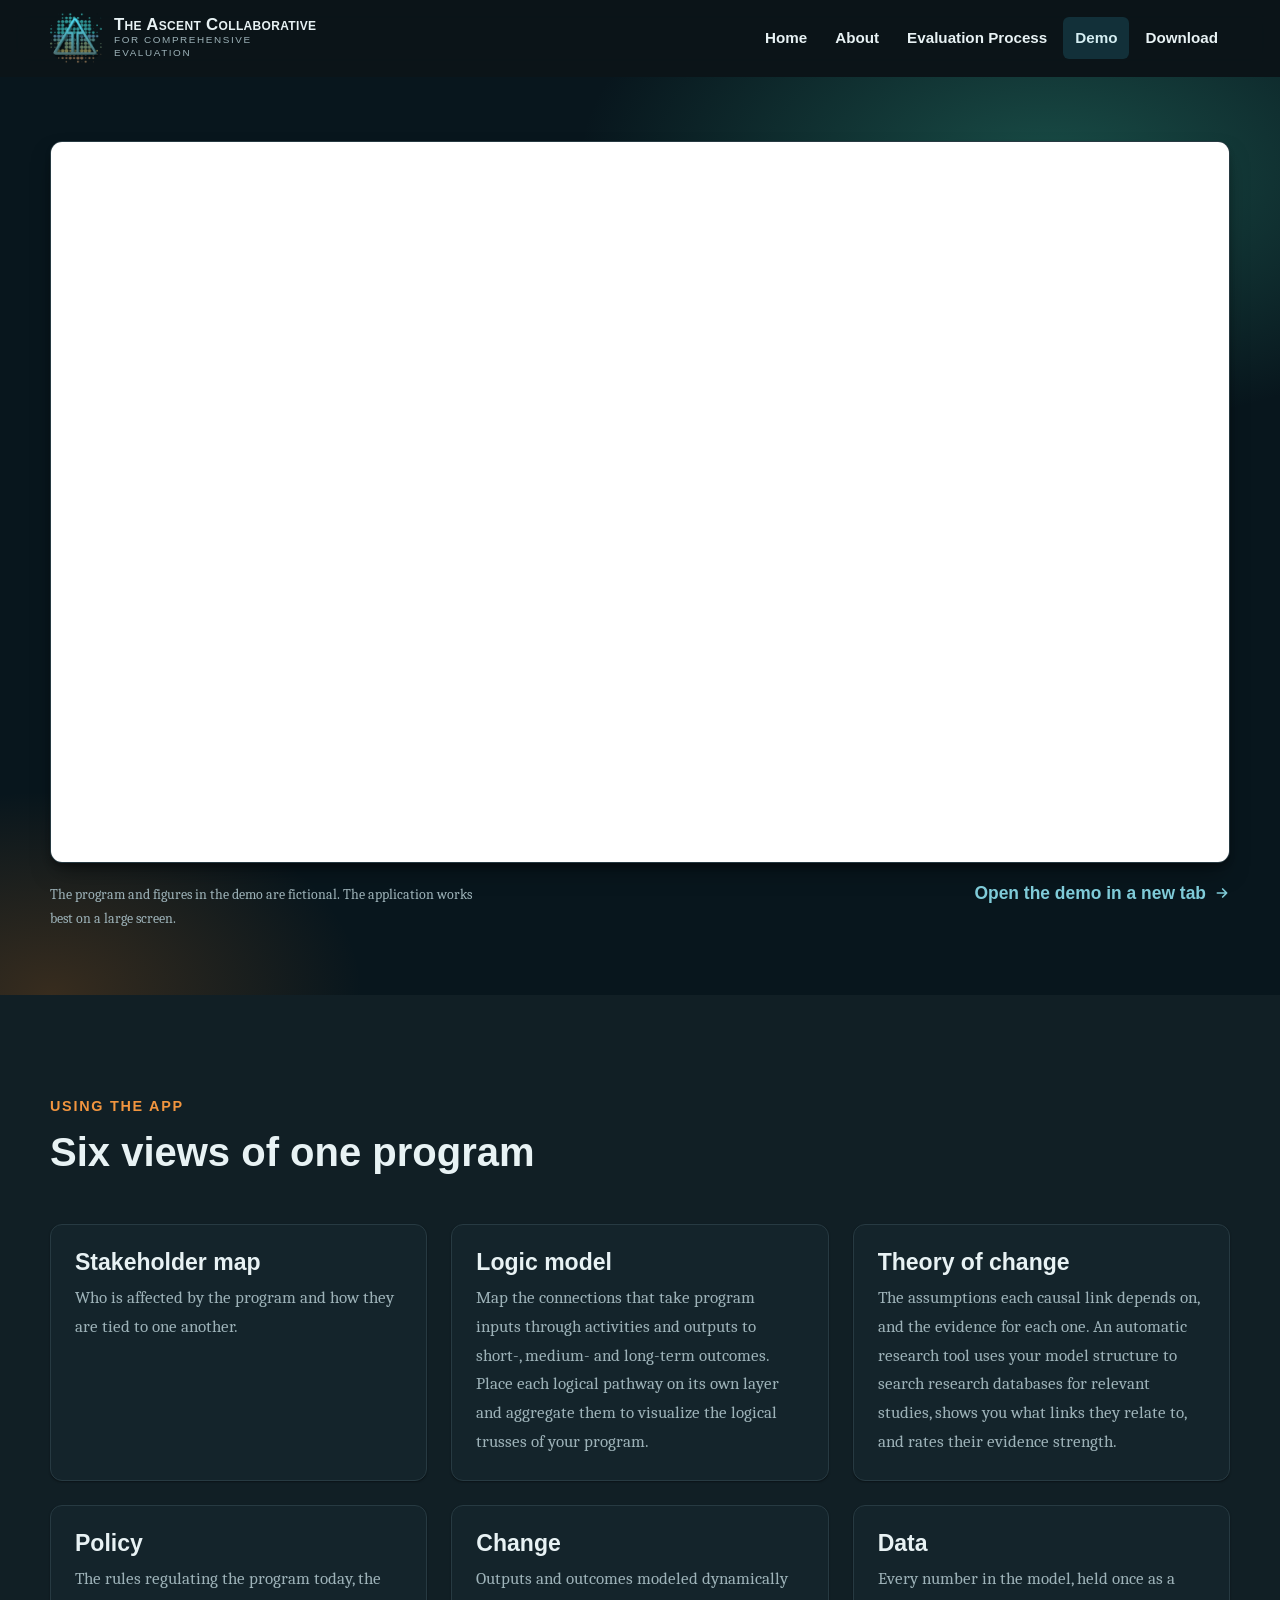
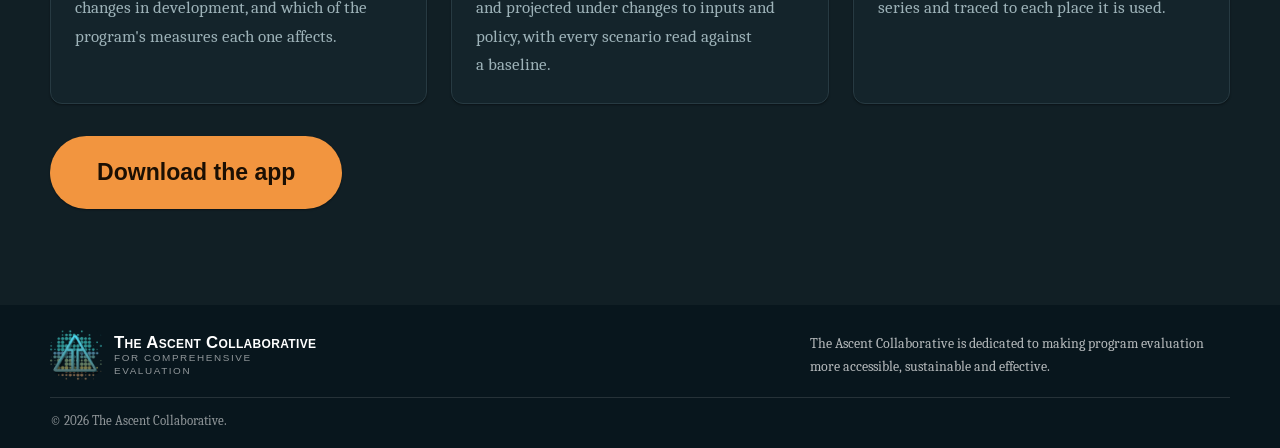
<file: demo.html>
<!DOCTYPE html>
<html lang="en">
<head>
<script async src="https://www.googletagmanager.com/gtm.js?id=GTM-5KVBKM44"></script>
<script>
  window.dataLayer = window.dataLayer || [];
  function gtag(){dataLayer.push(arguments);}
  gtag('js', new Date());
</script>
<meta charset="utf-8">
<meta name="viewport" content="width=device-width, initial-scale=1">
<title>Demo—try the Program Mapper</title>
<meta name="description" content="Try the Program Mapper: map every facet of a program, measure outcomes and test the effects of different changes.">
<meta name="theme-color" content="#1b3644">

<meta property="og:type" content="website">
<meta property="og:title" content="Demo—try the Program Mapper">
<meta property="og:description" content="Try the Program Mapper: map every facet of a program, measure outcomes and test the effects of different changes.">
<meta property="og:url" content="https://example.org/demo.html">
<meta property="og:image" content="https://example.org/assets/Logo.png">
<meta name="twitter:card" content="summary_large_image">

<link rel="icon" href="assets/favicon.png?v=2026-10-15c" type="image/png">
<link rel="apple-touch-icon" href="assets/apple-touch-icon.png?v=2026-10-15c">
<link rel="stylesheet" href="css/styles.css?v=2026-11-12">
<script src="js/theme-init.js"></script>
</head>
<body>
<a class="skip-link" href="#main">Skip to main content</a>

<!-- ============================ HEADER ============================ -->
<header class="site-header">
  <div class="container site-header__inner">
    <a class="brand" href="index.html">
      <img class="brand__mark" src="assets/Logo.png?v=2026-10-15c" alt="" width="512" height="512" aria-hidden="true">
      <span class="brand__word">The Ascent Collaborative<small>For Comprehensive Evaluation</small></span>
    </a>

    <button class="nav-toggle" type="button" aria-expanded="false" aria-controls="primary-nav" aria-label="Toggle navigation menu">
      <span></span><span></span><span></span>
    </button>

    <nav class="nav" id="primary-nav" aria-label="Primary">
      <a class="nav__link" href="index.html">Home</a>
      <a class="nav__link" href="about.html">About</a>
      <a class="nav__link" href="programs.html">Evaluation Process</a>
      <a class="nav__link" href="demo.html" aria-current="page">Demo</a>
      <a class="nav__link" href="download.html">Download</a>
    </nav>

  </div>
</header>

<main id="main">

  <h1 class="visually-hidden">Program Mapper</h1>

  <!-- ---------------- The demo ---------------- -->
  <!-- The app is hosted separately and embedded as-is; nothing inside the
       frame is site copy. Change it in the app, not here. -->
  <section class="section section--tight section--glow">
    <div class="container">
      <div class="demo-frame">
        <iframe class="frame-fade" src="https://ascentmapper.netlify.app/" title="Program Mapper demo" onload="this.classList.add('is-loaded')"></iframe>
      </div>
      <div class="demo-meta">
        <p>The program and figures in the demo are fictional. The application works best on a large screen.</p>
        <a class="link-arrow" href="https://ascentmapper.netlify.app/" target="_blank" rel="noopener">
          Open the demo in a new tab
          <svg viewBox="0 0 24 24" fill="none" stroke="currentColor" stroke-width="2.5" stroke-linecap="round" stroke-linejoin="round" aria-hidden="true"><path d="M5 12h14m-6-6 6 6-6 6"/></svg>
        </a>
      </div>
    </div>
  </section>

  <!-- ---------------- Inside the tool ---------------- -->
  <section class="section section--muted">
    <div class="container">
      <div class="section-head reveal">
        <span class="eyebrow">Using the app</span>
        <h2>Six views of one program</h2>
      </div>

      <div class="grid grid--3 grid--trio reveal">
        <article class="card">
          <h3>Stakeholder map</h3>
          <p>Who is affected by the program and how they are tied to one another.</p>
        </article>
        <article class="card">
          <h3>Logic model</h3>
          <p>Map the connections that take program inputs through activities and outputs to short-, medium- and long-term outcomes. Place each logical pathway on its own layer and aggregate them to visualize the logical trusses of your program.</p>
        </article>
        <article class="card">
          <h3>Theory of change</h3>
          <p>The assumptions each causal link depends on, and the evidence for each one. An automatic research tool uses your model structure to search research databases for relevant studies, shows you what links they relate to, and rates their evidence strength.</p>
        </article>
        <article class="card">
          <h3>Policy</h3>
          <p>The rules regulating the program today, the changes in development, and which of the program's measures each one affects.</p>
        </article>
        <article class="card">
          <h3>Change</h3>
          <p>Outputs and outcomes modeled dynamically and projected under changes to inputs and policy, with every scenario read against a baseline.</p>
        </article>
        <article class="card">
          <h3>Data</h3>
          <p>Every number in the model, held once as a series and traced to each place it is used.</p>
        </article>
      </div>

      <div class="btn-row views-download reveal">
        <a class="btn btn--primary btn--lg" href="download.html">Download the app</a>
      </div>
    </div>
  </section>

</main>
<!-- ============================ FOOTER ============================ -->
<footer class="site-footer">
  <div class="container">
    <div class="footer-grid">
      <div class="footer-about">
        <a class="brand" href="index.html">
          <img class="brand__mark" src="assets/Logo.png?v=2026-10-15c" alt="" width="512" height="512" aria-hidden="true">
          <span class="brand__word">The Ascent Collaborative<small>For Comprehensive Evaluation</small></span>
        </a>
        <p>The Ascent Collaborative is dedicated to making program evaluation more accessible, sustainable and effective.</p>
      </div>
    </div>

    <div class="footer-bottom">
      <p>© <span data-year>2026</span> The Ascent Collaborative.</p>
    </div>
  </div>
</footer>

<script src="js/main.js?v=2026-10-28"></script>
</body>
</html>
</file>
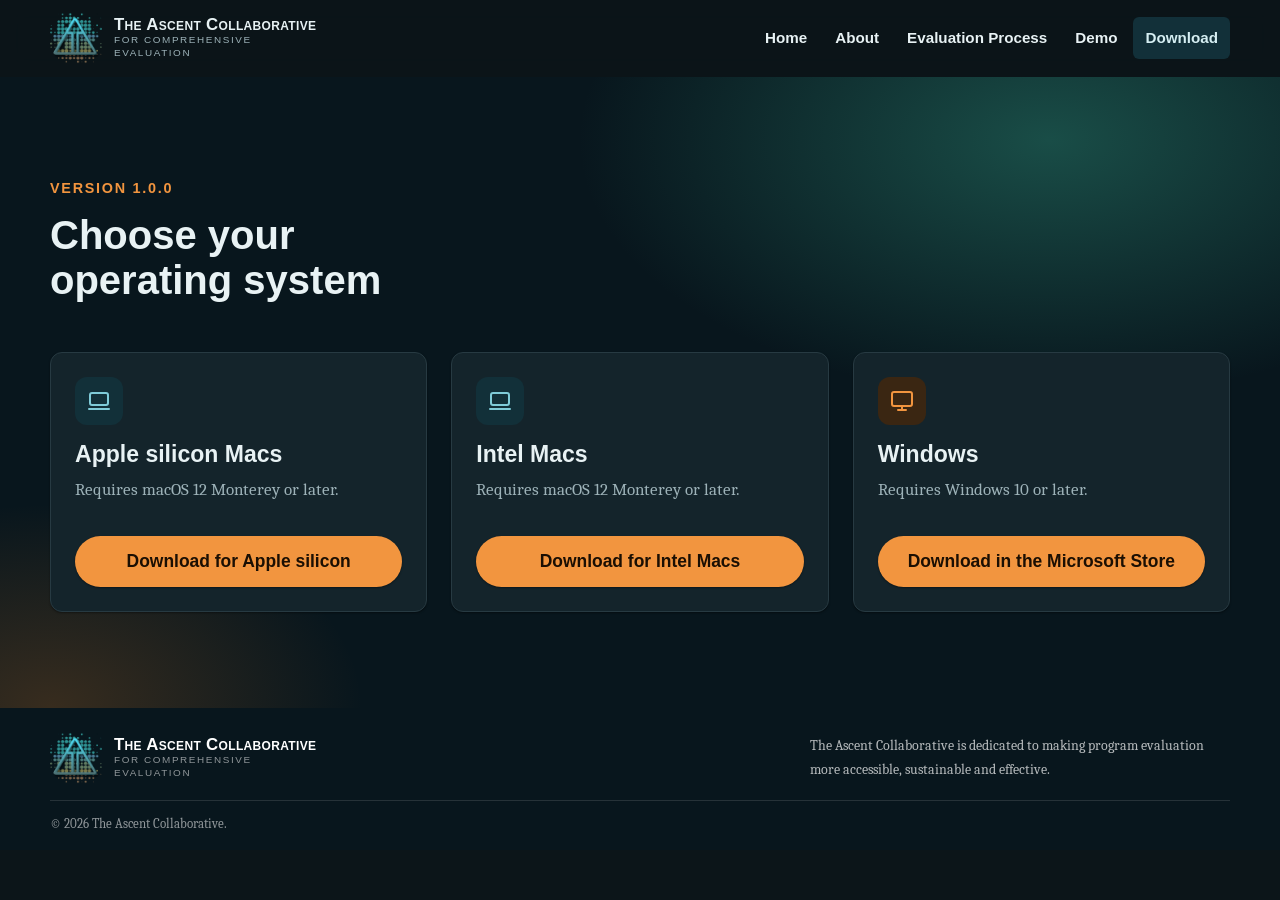
<file: download.html>
<!DOCTYPE html>
<html lang="en">
<head>
<script async src="https://www.googletagmanager.com/gtm.js?id=GTM-5KVBKM44"></script>
<script>
  window.dataLayer = window.dataLayer || [];
  function gtag(){dataLayer.push(arguments);}
  gtag('js', new Date());
</script>
<meta charset="utf-8">
<meta name="viewport" content="width=device-width, initial-scale=1">
<title>Download—Ascent Mapper for Mac and Windows</title>
<meta name="description" content="Download Ascent Mapper, the desktop app for building and reading program logic models, for Mac (Apple silicon or Intel) and Windows.">
<meta name="theme-color" content="#1b3644">

<meta property="og:type" content="website">
<meta property="og:title" content="Download—Ascent Mapper for Mac and Windows">
<meta property="og:description" content="Download Ascent Mapper, the desktop app for building and reading program logic models, for Mac (Apple silicon or Intel) and Windows.">
<meta property="og:url" content="https://example.org/download.html">
<meta property="og:image" content="https://example.org/assets/Logo.png">
<meta name="twitter:card" content="summary_large_image">

<link rel="icon" href="assets/favicon.png?v=2026-10-15c" type="image/png">
<link rel="apple-touch-icon" href="assets/apple-touch-icon.png?v=2026-10-15c">
<link rel="stylesheet" href="css/styles.css?v=2026-11-12">
<script src="js/theme-init.js"></script>
</head>
<body>
<a class="skip-link" href="#main">Skip to main content</a>

<!-- ============================ HEADER ============================ -->
<header class="site-header">
  <div class="container site-header__inner">
    <a class="brand" href="index.html">
      <img class="brand__mark" src="assets/Logo.png?v=2026-10-15c" alt="" width="512" height="512" aria-hidden="true">
      <span class="brand__word">The Ascent Collaborative<small>For Comprehensive Evaluation</small></span>
    </a>

    <button class="nav-toggle" type="button" aria-expanded="false" aria-controls="primary-nav" aria-label="Toggle navigation menu">
      <span></span><span></span><span></span>
    </button>

    <nav class="nav" id="primary-nav" aria-label="Primary">
      <a class="nav__link" href="index.html">Home</a>
      <a class="nav__link" href="about.html">About</a>
      <a class="nav__link" href="programs.html">Evaluation Process</a>
      <a class="nav__link" href="demo.html">Demo</a>
      <a class="nav__link" href="download.html" aria-current="page">Download</a>
    </nav>

  </div>
</header>

<main id="main">

  <h1 class="visually-hidden">Download the app</h1>

  <!-- ---------------- The installers ---------------- -->
  <!-- The Mac installers live on GitHub, in the Releases of Ascent-Evaluation/ascent-mapper.
       On load, js/main.js asks GitHub's API for the newest release that has both Mac
       installers, pre-releases included, and points each button at its file (matched by
       the end of the file name, in data-installer) and the eyebrow at its version.
       The hrefs and version below are only the fallback, for when the API can't be
       reached or JavaScript is off; nothing here has to change with each release.
       (/releases/latest/download/ can't do this: it skips pre-releases, and the file
       names carry the version.)
       Windows is distributed through the Microsoft Store (since v92 of the copy doc), so
       its button links to the Store listing and has no data-installer: the script leaves
       it alone, and a release needs no .exe to be picked up. -->
  <section class="section section--glow" id="installers">
    <div class="container">
      <div class="section-head reveal">
        <span class="eyebrow">Version <span data-release-version>1.0.0</span></span>
        <h2>Choose your operating system</h2>
      </div>

      <div class="grid grid--3 grid--trio reveal">
        <article class="card">
          <div class="card__icon" aria-hidden="true"><svg viewBox="0 0 24 24" fill="none" stroke="currentColor" stroke-width="2" stroke-linecap="round" stroke-linejoin="round"><rect x="3" y="4" width="18" height="12" rx="2"/><path d="M2 20h20"/></svg></div>
          <h3>Apple silicon Macs</h3>
          <p>Requires macOS 12 Monterey or later.</p>
          <div class="card__footer">
            <a class="btn btn--primary btn--block" href="https://github.com/Ascent-Evaluation/ascent-mapper/releases/download/v1.0.0/Ascent-Mapper-1.0.0-arm64.dmg" data-installer="-arm64.dmg">Download for Apple silicon</a>
          </div>
        </article>

        <article class="card">
          <div class="card__icon" aria-hidden="true"><svg viewBox="0 0 24 24" fill="none" stroke="currentColor" stroke-width="2" stroke-linecap="round" stroke-linejoin="round"><rect x="3" y="4" width="18" height="12" rx="2"/><path d="M2 20h20"/></svg></div>
          <h3>Intel Macs</h3>
          <p>Requires macOS 12 Monterey or later.</p>
          <div class="card__footer">
            <a class="btn btn--primary btn--block" href="https://github.com/Ascent-Evaluation/ascent-mapper/releases/download/v1.0.0/Ascent-Mapper-1.0.0-x64.dmg" data-installer="-x64.dmg">Download for Intel Macs</a>
          </div>
        </article>

        <article class="card">
          <div class="card__icon card__icon--accent" aria-hidden="true"><svg viewBox="0 0 24 24" fill="none" stroke="currentColor" stroke-width="2" stroke-linecap="round" stroke-linejoin="round"><rect x="2" y="3" width="20" height="14" rx="2"/><path d="M8 21h8m-4-4v4"/></svg></div>
          <h3>Windows</h3>
          <p>Requires Windows 10 or later.</p>
          <div class="card__footer">
            <a class="btn btn--primary btn--block" href="https://apps.microsoft.com/detail/9npq9tj2lvnh?cid=DevShareMCLPCS&amp;hl=en-US&amp;gl=US">Download in the Microsoft Store</a>
          </div>
        </article>
      </div>
    </div>
  </section>

</main>
<!-- ============================ FOOTER ============================ -->
<footer class="site-footer">
  <div class="container">
    <div class="footer-grid">
      <div class="footer-about">
        <a class="brand" href="index.html">
          <img class="brand__mark" src="assets/Logo.png?v=2026-10-15c" alt="" width="512" height="512" aria-hidden="true">
          <span class="brand__word">The Ascent Collaborative<small>For Comprehensive Evaluation</small></span>
        </a>
        <p>The Ascent Collaborative is dedicated to making program evaluation more accessible, sustainable and effective.</p>
      </div>
    </div>

    <div class="footer-bottom">
      <p>© <span data-year>2026</span> The Ascent Collaborative.</p>
    </div>
  </div>
</footer>

<script src="js/main.js?v=2026-10-28"></script>
</body>
</html>
</file>
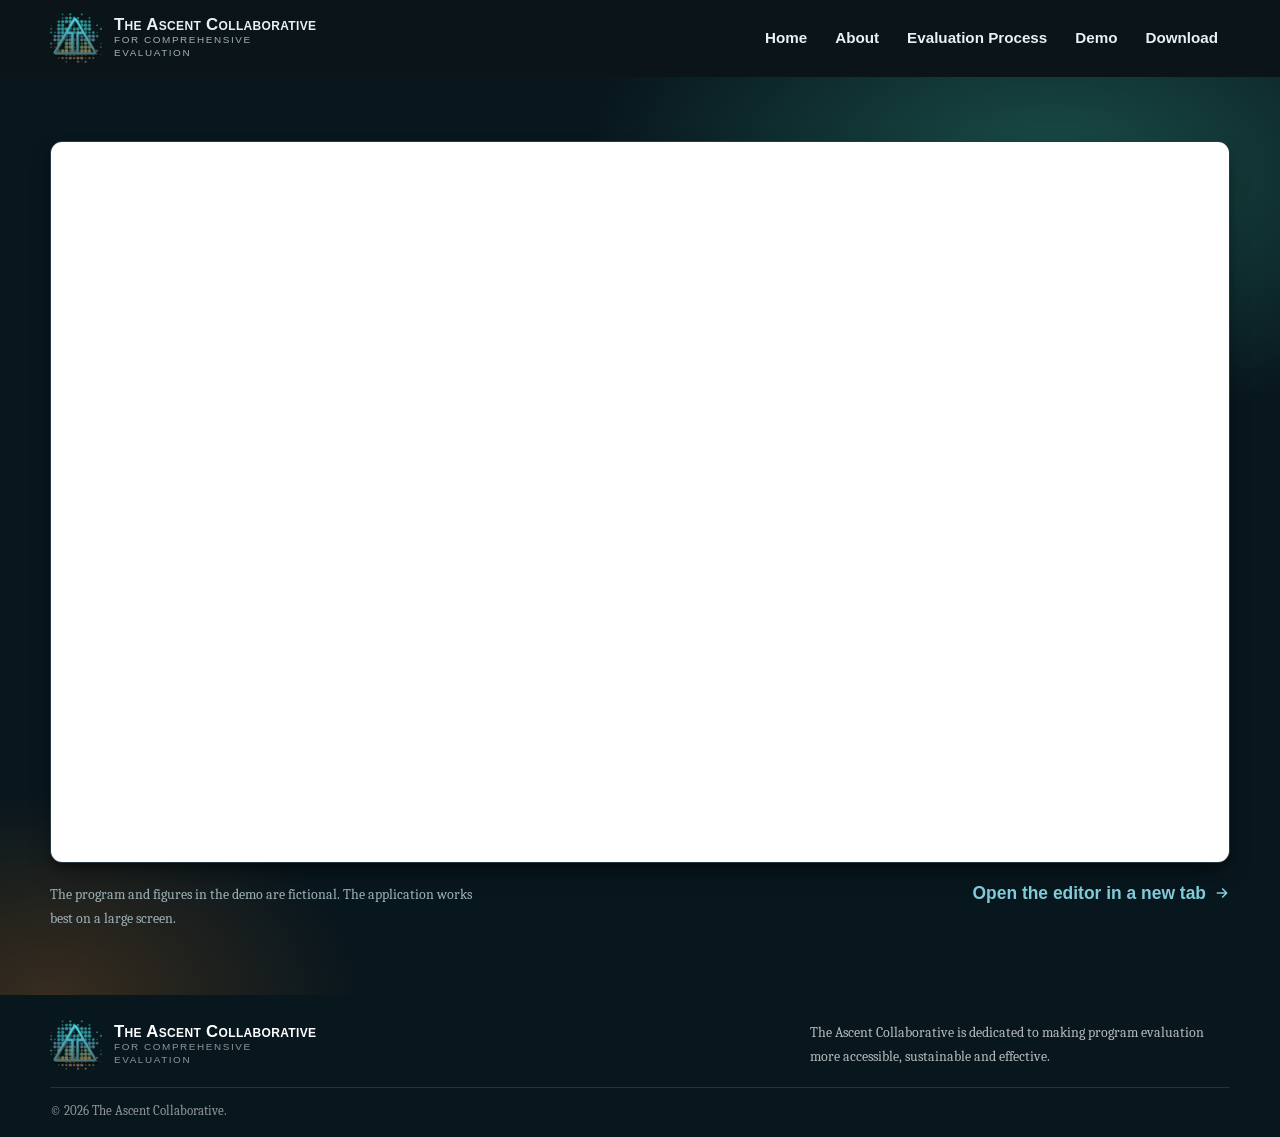
<file: editor_demo.html>
<!DOCTYPE html>
<html lang="en">
<head>
<script async src="https://www.googletagmanager.com/gtm.js?id=GTM-5KVBKM44"></script>
<script>
  window.dataLayer = window.dataLayer || [];
  function gtag(){dataLayer.push(arguments);}
  gtag('js', new Date());
</script>
<meta charset="utf-8">
<meta name="viewport" content="width=device-width, initial-scale=1">
<title>Program Mapper editor demo</title>
<!-- Unlisted. Reached only by typing /editor_demo: nothing links here, there is no
     sitemap to list it in, and the robots tag keeps it out of search results. Leave
     it out of robots.txt too — a Disallow line would publish the address. -->
<meta name="robots" content="noindex, nofollow">
<meta name="theme-color" content="#1b3644">

<link rel="icon" href="assets/favicon.png?v=2026-10-15c" type="image/png">
<link rel="apple-touch-icon" href="assets/apple-touch-icon.png?v=2026-10-15c">
<link rel="stylesheet" href="css/styles.css?v=2026-11-12">
<script src="js/theme-init.js"></script>
</head>
<body>
<a class="skip-link" href="#main">Skip to main content</a>

<!-- ============================ HEADER ============================ -->
<header class="site-header">
  <div class="container site-header__inner">
    <a class="brand" href="index.html">
      <img class="brand__mark" src="assets/Logo.png?v=2026-10-15c" alt="" width="512" height="512" aria-hidden="true">
      <span class="brand__word">The Ascent Collaborative<small>For Comprehensive Evaluation</small></span>
    </a>

    <button class="nav-toggle" type="button" aria-expanded="false" aria-controls="primary-nav" aria-label="Toggle navigation menu">
      <span></span><span></span><span></span>
    </button>

    <nav class="nav" id="primary-nav" aria-label="Primary">
      <a class="nav__link" href="index.html">Home</a>
      <a class="nav__link" href="about.html">About</a>
      <a class="nav__link" href="programs.html">Evaluation Process</a>
      <a class="nav__link" href="demo.html">Demo</a>
      <a class="nav__link" href="download.html">Download</a>
    </nav>

  </div>
</header>

<main id="main">

  <h1 class="visually-hidden">Program Mapper editor</h1>

  <!-- ---------------- The editor demo ---------------- -->
  <!-- Same app, same host as the Demo page, but the editor build: it is a separate
       bundle served from /editor/, so the view-only demo at the root of that host
       is untouched and still ships no editing code. Nothing inside the frame is
       site copy. Change it in the app, not here. -->
  <section class="section section--tight section--glow">
    <div class="container">
      <div class="demo-frame">
        <iframe src="https://ascentmapper.netlify.app/editor/" title="Program Mapper editor demo" loading="lazy"></iframe>
      </div>
      <div class="demo-meta">
        <p>The program and figures in the demo are fictional. The application works best on a large screen.</p>
        <a class="link-arrow" href="https://ascentmapper.netlify.app/editor/" target="_blank" rel="noopener">
          Open the editor in a new tab
          <svg viewBox="0 0 24 24" fill="none" stroke="currentColor" stroke-width="2.5" stroke-linecap="round" stroke-linejoin="round" aria-hidden="true"><path d="M5 12h14m-6-6 6 6-6 6"/></svg>
        </a>
      </div>
    </div>
  </section>

</main>
<!-- ============================ FOOTER ============================ -->
<footer class="site-footer">
  <div class="container">
    <div class="footer-grid">
      <div class="footer-about">
        <a class="brand" href="index.html">
          <img class="brand__mark" src="assets/Logo.png?v=2026-10-15c" alt="" width="512" height="512" aria-hidden="true">
          <span class="brand__word">The Ascent Collaborative<small>For Comprehensive Evaluation</small></span>
        </a>
        <p>The Ascent Collaborative is dedicated to making program evaluation more accessible, sustainable and effective.</p>
      </div>
    </div>

    <div class="footer-bottom">
      <p>© <span data-year>2026</span> The Ascent Collaborative.</p>
    </div>
  </div>
</footer>

<script src="js/main.js?v=2026-10-28"></script>
</body>
</html>
</file>
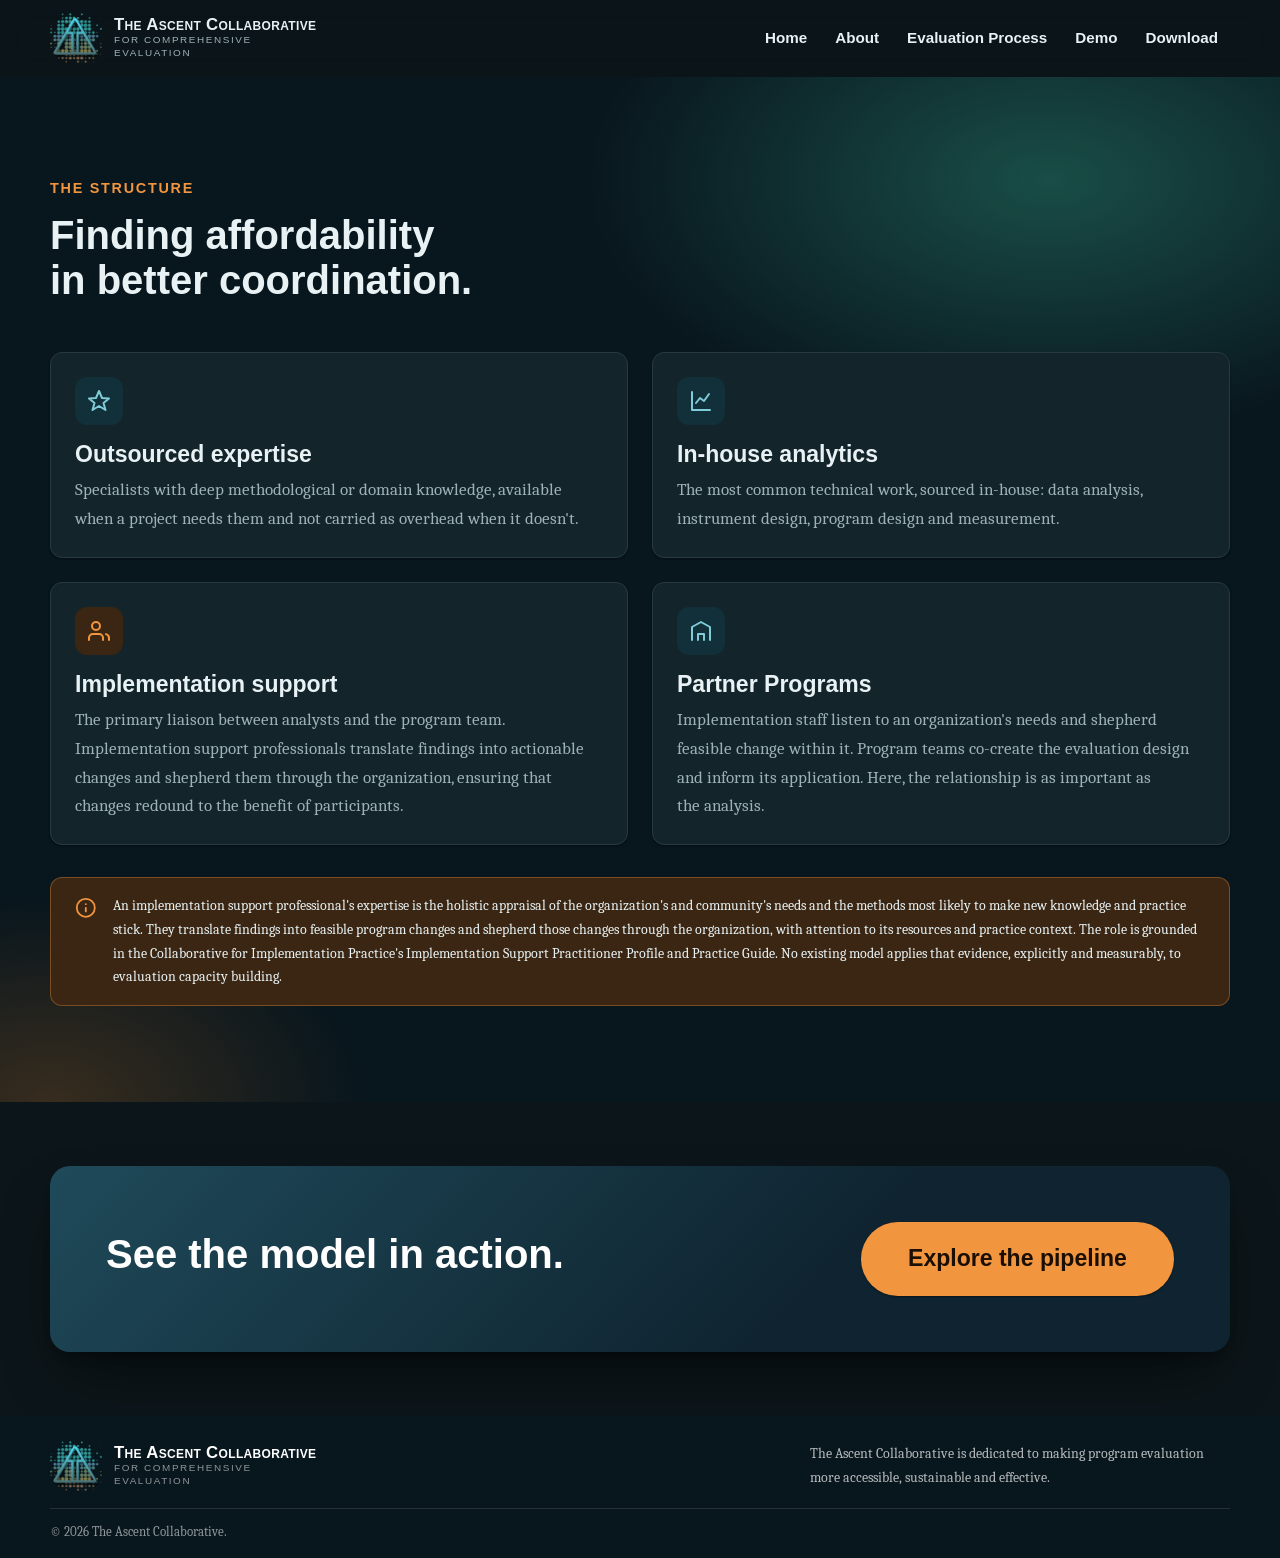
<file: get-involved.html>
<!DOCTYPE html>
<html lang="en">
<head>
<script async src="https://www.googletagmanager.com/gtm.js?id=GTM-5KVBKM44"></script>
<script>
  window.dataLayer = window.dataLayer || [];
  function gtag(){dataLayer.push(arguments);}
  gtag('js', new Date());
</script>
<meta charset="utf-8">
<meta name="viewport" content="width=device-width, initial-scale=1">
<title>Our Model</title>
<!-- Unlisted. Reached only by its link: the nav and every other page leave it out,
     there is no sitemap to list it in, and the robots tag keeps it out of search results.
     Leave it out of robots.txt too — a Disallow line would publish the address. -->
<meta name="robots" content="noindex, nofollow">
<meta name="description" content="How Ascent restructures evaluation delivery to make sustained, evidence-based capacity building affordable for organizations priced out of the consulting market.">
<meta name="theme-color" content="#1b3644">

<meta property="og:type" content="website">
<meta property="og:title" content="Our Model">
<meta property="og:description" content="How Ascent restructures evaluation delivery to make sustained, evidence-based capacity building affordable for organizations priced out of the consulting market.">
<meta property="og:url" content="https://example.org/get-involved.html">
<meta property="og:image" content="https://example.org/assets/Logo.png">
<meta name="twitter:card" content="summary_large_image">

<link rel="icon" href="assets/favicon.png?v=2026-10-15c" type="image/png">
<link rel="apple-touch-icon" href="assets/apple-touch-icon.png?v=2026-10-15c">
<link rel="stylesheet" href="css/styles.css?v=2026-11-12">
<script src="js/theme-init.js"></script>
</head>
<body>
<a class="skip-link" href="#main">Skip to main content</a>

<!-- ============================ HEADER ============================ -->
<header class="site-header">
  <div class="container site-header__inner">
    <a class="brand" href="index.html">
      <img class="brand__mark" src="assets/Logo.png?v=2026-10-15c" alt="" width="512" height="512" aria-hidden="true">
      <span class="brand__word">The Ascent Collaborative<small>For Comprehensive Evaluation</small></span>
    </a>

    <button class="nav-toggle" type="button" aria-expanded="false" aria-controls="primary-nav" aria-label="Toggle navigation menu">
      <span></span><span></span><span></span>
    </button>

    <nav class="nav" id="primary-nav" aria-label="Primary">
      <a class="nav__link" href="index.html">Home</a>
      <a class="nav__link" href="about.html">About</a>
      <a class="nav__link" href="programs.html">Evaluation Process</a>
      <a class="nav__link" href="demo.html">Demo</a>
      <a class="nav__link" href="download.html">Download</a>
    </nav>

  </div>
</header>

<main id="main">

  <h1 class="visually-hidden">Our Model</h1>

  <!-- ---------------- The structure ---------------- -->
  <section class="section section--glow" id="stack">
    <div class="container">
      <div class="section-head reveal">
        <span class="eyebrow">The structure</span>
        <h2>Finding affordability in better coordination.</h2>
      </div>

      <div class="grid grid--2 grid--pair reveal">
        <article class="card card--hover">
          <div class="card__icon" aria-hidden="true"><svg viewBox="0 0 24 24" fill="none" stroke="currentColor" stroke-width="2" stroke-linecap="round" stroke-linejoin="round"><path d="M12 2 15 9l7 .5-5.5 4.5 2 7L12 17l-6.5 4 2-7L2 9.5 9 9z"/></svg></div>
          <h3>Outsourced expertise</h3>
          <p>Specialists with deep methodological or domain knowledge, available when a project needs them and not carried as overhead when it doesn't.</p>
        </article>

        <article class="card card--hover">
          <div class="card__icon" aria-hidden="true"><svg viewBox="0 0 24 24" fill="none" stroke="currentColor" stroke-width="2" stroke-linecap="round" stroke-linejoin="round"><path d="M3 3v18h18"/><path d="m7 14 4-5 4 3 5-7"/></svg></div>
          <h3>In-house analytics</h3>
          <p>The most common technical work, sourced in-house: data analysis, instrument design, program design and measurement.</p>
        </article>

        <article class="card card--hover">
          <div class="card__icon card__icon--accent" aria-hidden="true"><svg viewBox="0 0 24 24" fill="none" stroke="currentColor" stroke-width="2" stroke-linecap="round" stroke-linejoin="round"><path d="M16 21v-2a4 4 0 0 0-4-4H6a4 4 0 0 0-4 4v2"/><circle cx="9" cy="7" r="4"/><path d="M22 21v-2a4 4 0 0 0-3-3.87"/></svg></div>
          <h3>Implementation support</h3>
          <p>The primary liaison between analysts and the program team. Implementation support professionals translate findings into actionable changes and shepherd them through the organization, ensuring that changes redound to the benefit of participants.</p>
        </article>

        <article class="card card--hover">
          <div class="card__icon" aria-hidden="true"><svg viewBox="0 0 24 24" fill="none" stroke="currentColor" stroke-width="2" stroke-linecap="round" stroke-linejoin="round"><path d="M3 21V8l9-5 9 5v13"/><path d="M9 21v-6h6v6"/></svg></div>
          <h3>Partner Programs</h3>
          <p>Implementation staff listen to an organization's needs and shepherd feasible change within it. Program teams co-create the evaluation design and inform its application. Here, the relationship is as important as the analysis.</p>
        </article>
      </div>

      <div class="notice reveal" style="margin-top:2rem">
        <svg viewBox="0 0 24 24" fill="none" stroke="currentColor" stroke-width="2" stroke-linecap="round" stroke-linejoin="round" aria-hidden="true"><circle cx="12" cy="12" r="10"/><path d="M12 16v-4m0-4h.01"/></svg>
        <p>An implementation support professional's expertise is the holistic appraisal of the organization's and community's needs and the methods most likely to make new knowledge and practice stick. They translate findings into feasible program changes and shepherd those changes through the organization, with attention to its resources and practice context. The role is grounded in the Collaborative for Implementation Practice's Implementation Support Practitioner Profile and Practice Guide. No existing model applies that evidence, explicitly and measurably, to evaluation capacity building.</p>
      </div>
    </div>
  </section>

  <section class="section section--tight">
    <div class="container">
      <div class="cta-band reveal">
        <div>
          <h2>See the model in action.</h2>
        </div>
        <div class="btn-row">
          <a class="btn btn--primary btn--lg" href="programs.html">Explore the pipeline</a>
        </div>
      </div>
    </div>
  </section>

</main>
<!-- ============================ FOOTER ============================ -->
<footer class="site-footer">
  <div class="container">
    <div class="footer-grid">
      <div class="footer-about">
        <a class="brand" href="index.html">
          <img class="brand__mark" src="assets/Logo.png?v=2026-10-15c" alt="" width="512" height="512" aria-hidden="true">
          <span class="brand__word">The Ascent Collaborative<small>For Comprehensive Evaluation</small></span>
        </a>
        <p>The Ascent Collaborative is dedicated to making program evaluation more accessible, sustainable and effective.</p>
      </div>
    </div>

    <div class="footer-bottom">
      <p>© <span data-year>2026</span> The Ascent Collaborative.</p>
    </div>
  </div>
</footer>

<script src="js/main.js?v=2026-10-28"></script>
</body>
</html>
</file>
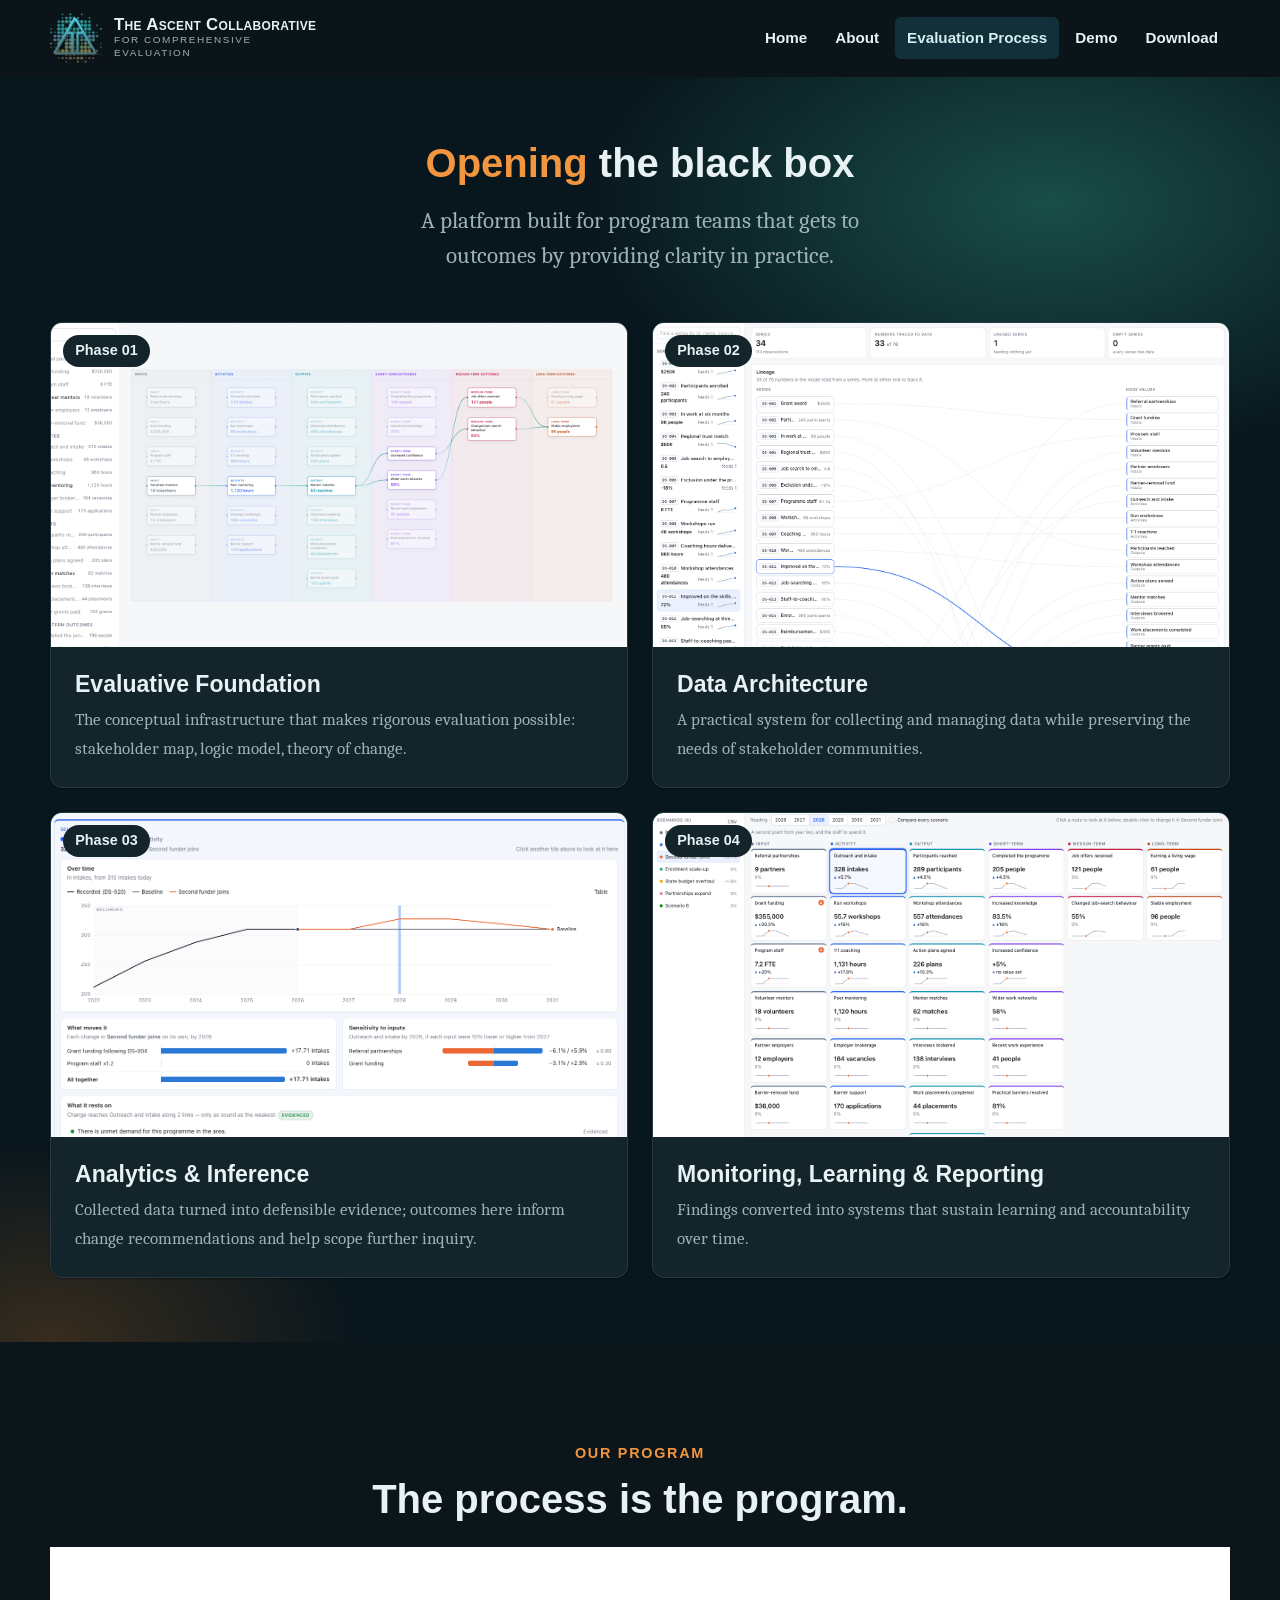
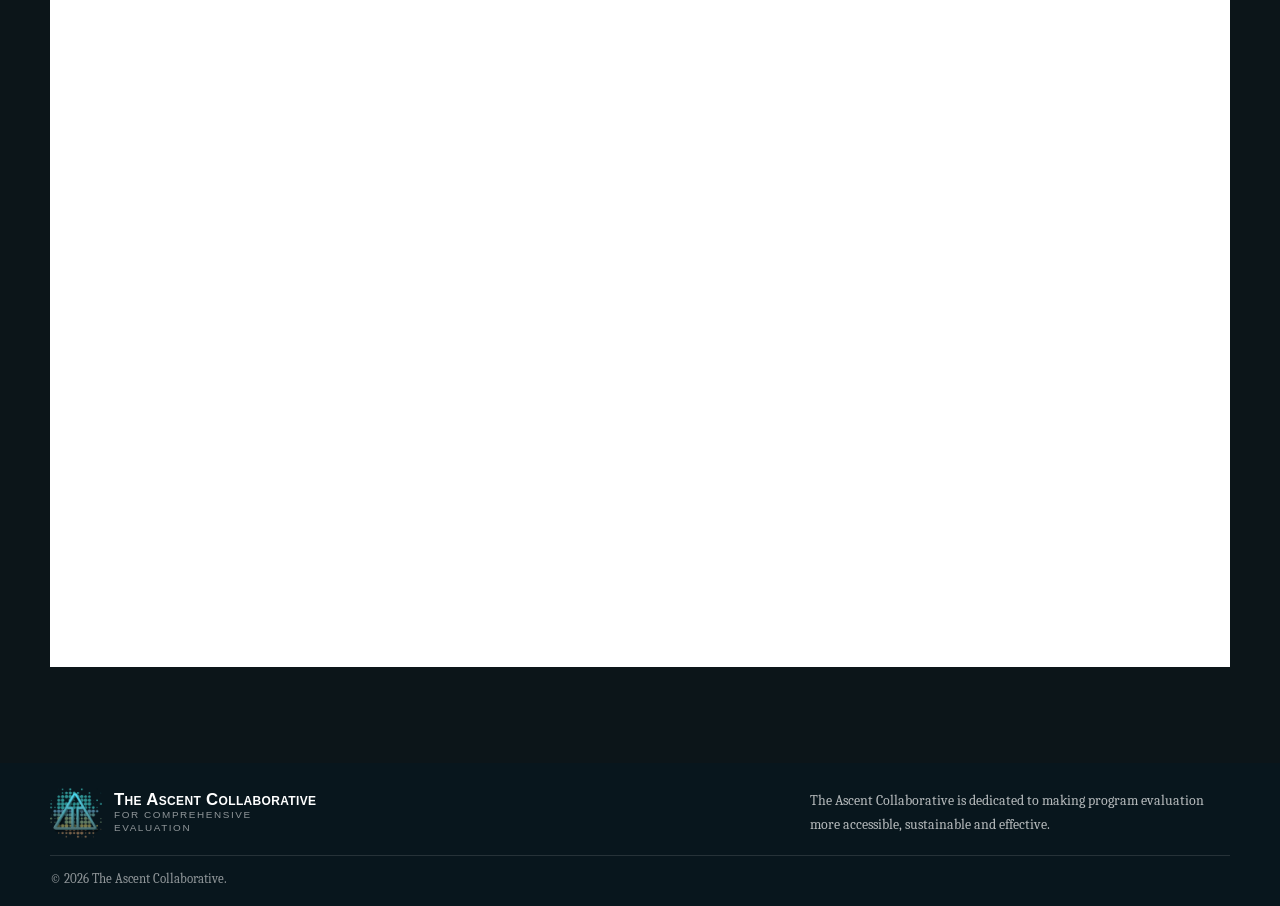
<file: programs.html>
<!DOCTYPE html>
<html lang="en">
<head>
<script async src="https://www.googletagmanager.com/gtm.js?id=GTM-5KVBKM44"></script>
<script>
  window.dataLayer = window.dataLayer || [];
  function gtag(){dataLayer.push(arguments);}
  gtag('js', new Date());
</script>
<meta charset="utf-8">
<meta name="viewport" content="width=device-width, initial-scale=1">
<title>Evaluation Process—the four-phase evaluation pipeline</title>
<meta name="description" content="A four-phase program evaluation pipeline: evaluative foundation, data architecture, analytics and inference, monitoring and reporting. Enter at any phase.">
<meta name="theme-color" content="#1b3644">

<meta property="og:type" content="website">
<meta property="og:title" content="Evaluation Process—the four-phase evaluation pipeline">
<meta property="og:description" content="A four-phase program evaluation pipeline: evaluative foundation, data architecture, analytics and inference, monitoring and reporting. Enter at any phase.">
<meta property="og:url" content="https://example.org/programs.html">
<meta property="og:image" content="https://example.org/assets/Logo.png">
<meta name="twitter:card" content="summary_large_image">

<link rel="icon" href="assets/favicon.png?v=2026-10-15c" type="image/png">
<link rel="apple-touch-icon" href="assets/apple-touch-icon.png?v=2026-10-15c">
<link rel="stylesheet" href="css/styles.css?v=2026-11-12">
<script src="js/theme-init.js"></script>
</head>
<body>
<a class="skip-link" href="#main">Skip to main content</a>

<!-- ============================ HEADER ============================ -->
<header class="site-header">
  <div class="container site-header__inner">
    <a class="brand" href="index.html">
      <img class="brand__mark" src="assets/Logo.png?v=2026-10-15c" alt="" width="512" height="512" aria-hidden="true">
      <span class="brand__word">The Ascent Collaborative<small>For Comprehensive Evaluation</small></span>
    </a>

    <button class="nav-toggle" type="button" aria-expanded="false" aria-controls="primary-nav" aria-label="Toggle navigation menu">
      <span></span><span></span><span></span>
    </button>

    <nav class="nav" id="primary-nav" aria-label="Primary">
      <a class="nav__link" href="index.html">Home</a>
      <a class="nav__link" href="about.html">About</a>
      <a class="nav__link" href="programs.html" aria-current="page">Evaluation Process</a>
      <a class="nav__link" href="demo.html">Demo</a>
      <a class="nav__link" href="download.html">Download</a>
    </nav>

  </div>
</header>

<main id="main">

  <h1 class="visually-hidden">Evaluation Process</h1>

  <!-- ---------------- Overview cards ---------------- -->
  <section class="section section--tight section--glow">
    <div class="container">
      <div class="section-head center reveal">
        <h2><em>Opening</em> the black box</h2>
        <p class="lead">A platform built for program teams that gets to outcomes by providing clarity in practice.</p>
      </div>
      <div class="grid grid--2 grid--pair reveal">
        <article class="card program-card card--hover">
          <div class="program-card__media">
            <img src="assets/phase-1-logic-model.png" alt="Logic model linking a program's inputs and activities through its outputs to short-, medium- and long-term outcomes" width="1480" height="904">
            <span class="tag">Phase 01</span>
          </div>
          <div class="program-card__body">
            <h3>Evaluative Foundation</h3>
            <p>The conceptual infrastructure that makes rigorous evaluation possible: stakeholder map, logic model, theory of change.</p>
          </div>
        </article>

        <article class="card program-card card--hover">
          <div class="program-card__media">
            <img src="assets/phase-2-data-lineage.png" alt="Data lineage view tracing each number in the model back to the data series it comes from" width="1556" height="1117" style="object-position:center top">
            <span class="tag">Phase 02</span>
          </div>
          <div class="program-card__body">
            <h3>Data Architecture</h3>
            <p>A practical system for collecting and managing data while preserving the needs of stakeholder communities.</p>
          </div>
        </article>

        <article class="card program-card card--hover">
          <div class="program-card__media">
            <img src="assets/phase-3-analysis.png" alt="Analysis of one program activity: its trend over time, what moves it, its sensitivity to inputs and the assumptions it rests on" width="1290" height="935" style="object-position:center top">
            <span class="tag">Phase 03</span>
          </div>
          <div class="program-card__body">
            <h3>Analytics &amp; Inference</h3>
            <p>Collected data turned into defensible evidence; outcomes here inform change recommendations and help scope further inquiry.</p>
          </div>
        </article>

        <article class="card program-card card--hover">
          <div class="program-card__media">
            <img src="assets/phase-4-scenarios.png" alt="Scenario dashboard showing every indicator in the model under a chosen funding scenario" width="1560" height="999" style="object-position:center top">
            <span class="tag tag--accent">Phase 04</span>
          </div>
          <div class="program-card__body">
            <h3>Monitoring, Learning &amp; Reporting</h3>
            <p>Findings converted into systems that sustain learning and accountability over time.</p>
          </div>
        </article>
      </div>
    </div>
  </section>

  <!-- ---------------- How the program runs + Evaluation Pipeline app ---------------- -->
  <section class="section" id="pilot-sequence">
    <div class="container">
      <div class="measure center center-block reveal">
        <span class="eyebrow">Our program</span>
        <h2 style="margin-bottom:0">The process is the program.</h2>
      </div>
      <div class="demo-frame demo-frame--bare">
        <iframe class="frame-fade" src="https://evaluationguide.netlify.app/" title="Evaluation Pipeline" data-autoheight onload="this.classList.add('is-loaded')"></iframe>
      </div>
    </div>
  </section>

</main>
<!-- ============================ FOOTER ============================ -->
<footer class="site-footer">
  <div class="container">
    <div class="footer-grid">
      <div class="footer-about">
        <a class="brand" href="index.html">
          <img class="brand__mark" src="assets/Logo.png?v=2026-10-15c" alt="" width="512" height="512" aria-hidden="true">
          <span class="brand__word">The Ascent Collaborative<small>For Comprehensive Evaluation</small></span>
        </a>
        <p>The Ascent Collaborative is dedicated to making program evaluation more accessible, sustainable and effective.</p>
      </div>
    </div>

    <div class="footer-bottom">
      <p>© <span data-year>2026</span> The Ascent Collaborative.</p>
    </div>
  </div>
</footer>

<script src="js/main.js?v=2026-10-28"></script>
</body>
</html>
</file>
<file: css/styles.css>
/* ==========================================================================
   Ascent — Nonprofit Website Template
   A single stylesheet for the whole site. Swap the values in :root to
   rebrand; everything else is built on those tokens.
   ========================================================================== */

/* --------------------------------------------------------------------------
   1. Design tokens
   -------------------------------------------------------------------------- */
/* Helvetica Neue Condensed Bold, read from the visitor's own system fonts.
   local() needs both the PostScript name (Chrome, Firefox) and the full name
   (Safari). No file is shipped: the face is licensed with the OS, not for hosting. */
@font-face {
  font-family: "Ascent Condensed Bold";
  src: local("HelveticaNeue-CondensedBold"), local("Helvetica Neue Condensed Bold");
  font-weight: 700;
  font-style: normal;
  font-display: swap;
}

/* Helvetica Neue Light, for the site subtitle under the title. */
@font-face {
  font-family: "Ascent Light";
  src: local("HelveticaNeue-Light"), local("Helvetica Neue Light");
  font-weight: 300;
  font-style: normal;
  font-display: swap;
}

/* Helvetica Neue Thin, for table text and form fields — also read from the
   visitor's system rather than hosted. */
@font-face {
  font-family: "Ascent Thin";
  src: local("HelveticaNeue-Thin"), local("Helvetica Neue Thin");
  font-weight: 100;
  font-style: normal;
  font-display: swap;
}

/* Caladea: an open-licence (SIL OFL, see assets/fonts/OFL.txt) face drawn to
   Cambria's metrics. It stands in for body text only where Cambria itself isn't
   installed — which is most Macs — and the browser downloads it only then. */
@font-face {
  font-family: "Caladea";
  src: url("../assets/fonts/Caladea-Regular.ttf") format("truetype");
  font-weight: 400;
  font-style: normal;
  font-display: swap;
}
@font-face {
  font-family: "Caladea";
  src: url("../assets/fonts/Caladea-Italic.ttf") format("truetype");
  font-weight: 400;
  font-style: italic;
  font-display: swap;
}

:root {
  /* Brand */
  --teal-900: #0f2430;
  --teal-800: #1b3644;
  --teal-700: #1f4a5a;
  --teal-600: #226274;
  --teal-500: #2f8b9e;
  --teal-300: #7fcbd8;
  --teal-100: #d5eef2;
  --teal-50:  #eef8fa;

  --amber-600: #b9631a;
  --amber-500: #e07b22;
  --amber-400: #f2953f;
  --amber-100: #fdeada;

  /* Neutrals */
  --ink-900: #121a1e;
  --ink-700: #2c3940;
  --ink-500: #586a72;
  --ink-400: #7d8d95;
  --ink-200: #d7dee1;
  --ink-100: #eaeef0;
  --paper:   #ffffff;
  --shell:   #f6f9fa;

  /* Semantic aliases — these are what components actually use */
  --bg:            var(--paper);
  --bg-muted:      var(--shell);
  --bg-inverse:    var(--teal-900);
  --surface:       var(--paper);
  --border:        var(--ink-200);
  --text:          var(--ink-900);
  --text-muted:    var(--ink-500);
  --text-inverse:  #ffffff;
  --brand:         var(--teal-600);
  --brand-strong:  var(--teal-800);
  --brand-soft:    var(--teal-50);
  --accent:        var(--amber-500);
  --accent-strong: var(--amber-600);
  --accent-soft:   var(--amber-100);
  --focus:         var(--amber-500);

  /* Type scale */
  /* Regular-weight UI text is Helvetica Neue. Helvetica Neue ships Regular/Medium/
     Bold and no semi-bold, so anything between 500 and 690 gets faked; keep weights
     on this face at 400 unless you mean Medium. */
  --font-heading: "Helvetica Neue", "HelveticaNeue", Helvetica, -apple-system,
                  BlinkMacSystemFont, "Segoe UI", Arial, sans-serif;
  /* ALL bold text — headings, buttons, labels, eyebrows, inline <strong> — is
     Helvetica Neue Condensed Bold. It is a system font, not a webfont: macOS and iOS
     have it and nothing is downloaded. Elsewhere the stack falls to the nearest
     installed condensed bold (Arial Narrow on Windows with Office, Roboto Condensed
     on Android), then to plain Helvetica/Arial Bold. The family has one face, so
     anything using this token must be weight 700. */
  --font-bold: "Ascent Condensed Bold", "HelveticaNeue-CondensedBold",
               "Helvetica Neue Condensed Bold", "Arial Narrow", "Roboto Condensed",
               sans-serif-condensed, "Helvetica Neue", Helvetica, Arial, sans-serif;
  /* Body text is Cambria. It ships with Windows and with Office on macOS; where it
     is missing, Caladea (hosted, same letter widths) takes its place, so line breaks
     and page length match. Georgia is the last resort if the Caladea file fails. */
  --font-body: "Cambria", "Caladea", "Georgia", "Iowan Old Style", "Times New Roman", serif;
  /* Table text (cells and captions) and form fields are Helvetica Neue Thin; table
     headings, column and row, stay --font-bold. Where Thin isn't installed the lightest
     available Helvetica Neue, Helvetica or Arial is used. */
  --font-thin: "Ascent Thin", "HelveticaNeue-Thin", "Helvetica Neue", "HelveticaNeue",
               Helvetica, Arial, sans-serif;
  /* The site subtitle is Helvetica Neue Light. */
  --font-light: "Ascent Light", "HelveticaNeue-Light", "Helvetica Neue", "HelveticaNeue",
                Helvetica, Arial, sans-serif;

  --step--1: clamp(0.83rem, 0.8rem + 0.15vw, 0.9rem);
  --step-0:  clamp(1rem, 0.96rem + 0.2vw, 1.09rem);
  --step-1:  clamp(1.2rem, 1.12rem + 0.4vw, 1.45rem);
  --step-2:  clamp(1.45rem, 1.3rem + 0.75vw, 1.95rem);
  --step-3:  clamp(1.75rem, 1.5rem + 1.25vw, 2.6rem);
  --step-4:  clamp(2.1rem, 1.65rem + 2.2vw, 3.5rem);
  --step-5:  clamp(2.5rem, 1.8rem + 3.4vw, 4.5rem);

  /* Space */
  --sp-1: 0.25rem;
  --sp-2: 0.5rem;
  --sp-3: 0.75rem;
  --sp-4: 1rem;
  --sp-5: 1.5rem;
  --sp-6: 2rem;
  --sp-7: 3rem;
  --sp-8: 4rem;
  --sp-9: 6rem;

  /* Shape + depth */
  --radius-sm: 6px;
  --radius:    12px;
  --radius-lg: 20px;
  --radius-pill: 999px;
  --shadow-sm: 0 1px 2px rgba(15, 36, 48, 0.06), 0 1px 3px rgba(15, 36, 48, 0.08);
  --shadow:    0 4px 6px -2px rgba(15, 36, 48, 0.06), 0 12px 24px -8px rgba(15, 36, 48, 0.14);
  --shadow-lg: 0 8px 12px -6px rgba(15, 36, 48, 0.08), 0 30px 60px -20px rgba(15, 36, 48, 0.22);

  --container: 1180px;
  --container-narrow: 760px;

  --ease: cubic-bezier(0.32, 0.72, 0.28, 1);
}

/* Dark theme — the only theme. These override the light-ramp tokens above. */
:root {
  color-scheme: dark;
  --bg:           #0c1519;
  --bg-muted:     #111f25;
  --bg-inverse:   #08161d;
  --surface:      #14242b;
  --border:       #273a42;
  --text:         #e8f2f4;
  --text-muted:   #9db2b8;
  --text-inverse: #ffffff;
  --brand:        var(--teal-300);
  --brand-strong: var(--teal-100);
  --brand-soft:   #123039;
  --accent:       var(--amber-400);
  --accent-strong:var(--amber-400);
  --accent-soft:  #3a2612;
  --shadow-sm: 0 1px 2px rgba(0, 0, 0, 0.4);
  --shadow:    0 4px 6px -2px rgba(0, 0, 0, 0.35), 0 12px 24px -8px rgba(0, 0, 0, 0.5);
  --shadow-lg: 0 8px 12px -6px rgba(0, 0, 0, 0.4), 0 30px 60px -20px rgba(0, 0, 0, 0.6);
}

/* --------------------------------------------------------------------------
   2. Reset + base
   -------------------------------------------------------------------------- */
*, *::before, *::after { box-sizing: border-box; }

html {
  -webkit-text-size-adjust: 100%;
  scroll-behavior: smooth;
  scroll-padding-top: 6rem;
}

body {
  margin: 0;
  font-family: var(--font-body);
  font-size: var(--step-0);
  line-height: 1.65;
  color: var(--text);
  background: var(--bg);
  -webkit-font-smoothing: antialiased;
  overflow-x: hidden;
}

img, svg, video { max-width: 100%; height: auto; display: block; }

h1, h2, h3, h4 {
  font-family: var(--font-bold);
  font-weight: 700;
  line-height: 1.14;
  /* Condensed letterforms are already tight; negative tracking on top of them
     makes large headings clot. */
  letter-spacing: 0;
  margin: 0 0 var(--sp-4);
  text-wrap: balance;
}

h1 { font-size: var(--step-5); }
h2 { font-size: var(--step-3); }

h3 { font-size: var(--step-1); }
h4 { font-size: var(--step-0); font-family: var(--font-bold); font-weight: 700; }

p { margin: 0 0 var(--sp-4); text-wrap: pretty; }

/* Inline bold switches from the serif body face to the condensed bold, so bold
   lead-ins read as the same voice as the headings. */
strong, b, th { font-family: var(--font-bold); font-weight: 700; }
p:last-child { margin-bottom: 0; }

a { color: var(--brand); overflow-wrap: break-word; text-decoration-color: color-mix(in srgb, var(--brand) 35%, transparent); text-underline-offset: 3px; }
a:hover { text-decoration-color: currentColor; }

ul, ol { margin: 0 0 var(--sp-4); padding-left: 1.25rem; }
li + li { margin-top: var(--sp-2); }

hr { border: 0; border-top: 1px solid var(--border); margin: var(--sp-7) 0; }

:focus-visible {
  outline: 3px solid var(--focus);
  outline-offset: 3px;
  border-radius: 3px;
}

::selection { background: var(--accent-soft); color: var(--text); }

.skip-link {
  position: absolute;
  left: var(--sp-4);
  top: -100px;
  z-index: 200;
  background: var(--brand-strong);
  color: #fff;
  padding: var(--sp-3) var(--sp-5);
  border-radius: var(--radius);
  font-family: var(--font-bold);
  font-weight: 700;
  transition: top 0.2s var(--ease);
}
.skip-link:focus { top: var(--sp-4); }

.visually-hidden {
  position: absolute !important;
  width: 1px; height: 1px;
  padding: 0; margin: -1px;
  overflow: hidden; clip: rect(0 0 0 0);
  white-space: nowrap; border: 0;
}

/* --------------------------------------------------------------------------
   3. Layout helpers
   -------------------------------------------------------------------------- */
.container {
  width: min(100% - 2.5rem, var(--container));
  margin-inline: auto;
}
.container--narrow { width: min(100% - 2.5rem, var(--container-narrow)); }

.section { padding-block: var(--sp-9); }
.section--tight { padding-block: var(--sp-8); }
.section--muted { background: var(--bg-muted); }
.section--brand { background: var(--bg-inverse); color: var(--text-inverse); }
.section--brand h2, .section--brand h3 { color: #fff; }
.section--brand p { color: rgba(255, 255, 255, 0.82); }

/* Light-surfaced components keep their own colours when they sit inside an
   inverse section — otherwise they inherit white text onto a white card. */
.section--brand .card,
.section--brand .quote,
.section--brand .donate-panel,
.section--brand .notice,
.section--brand .table-wrap {
  color: var(--text);
}
.section--brand .card h2, .section--brand .card h3, .section--brand .card h4,
.section--brand .quote h2, .section--brand .quote h3,
.section--brand .donate-panel h2, .section--brand .donate-panel h3,
.section--brand .quote blockquote {
  color: var(--text);
}
.section--brand .card p,
.section--brand .quote p,
.section--brand .quote figcaption span,
.section--brand .donate-panel p {
  color: var(--text-muted);
}
.section--brand .quote figcaption strong { color: var(--text); }

.stack > * + * { margin-top: var(--sp-4); }
.grid { display: grid; gap: var(--sp-5); }
.grid--2 { grid-template-columns: repeat(auto-fit, minmax(min(280px, 100%), 1fr)); }
.grid--3 { grid-template-columns: repeat(auto-fit, minmax(min(260px, 100%), 1fr)); }
.grid--4 { grid-template-columns: repeat(auto-fit, minmax(min(210px, 100%), 1fr)); }
/* Four wordy cards that must land two-by-two rather than three-and-one: the min
   track is wide enough that a 1200px container can only fit two of them. */
.grid--pair { grid-template-columns: repeat(auto-fit, minmax(min(430px, 100%), 1fr)); }
/* Six cards that must land three-by-two rather than four-and-two, on the same
   principle: a 1200px container has no room for a fourth 300px track. */
.grid--trio { grid-template-columns: repeat(auto-fit, minmax(min(300px, 100%), 1fr)); }
/* Main column + sidebar. Collapses to a single column before the two
   columns get too narrow to hold a form. */
.grid--sidebar {
  grid-template-columns: minmax(0, 1.1fr) minmax(0, 0.9fr);
  gap: clamp(2rem, 4vw, 3rem);
  align-items: start;
}
@media (max-width: 900px) {
  .grid--sidebar { grid-template-columns: minmax(0, 1fr); }
}

.center { text-align: center; }
.center-block { margin-inline: auto; }
.lead { font-size: var(--step-1); color: var(--text-muted); line-height: 1.55; }
.measure { max-width: 62ch; }

.section-head {
  max-width: 58ch;
  margin-bottom: var(--sp-7);
}
.section-head.center { margin-inline: auto; }
/* An accent word in a section heading ({{…}} in SITE-COPY.md), coloured as in the hero title. */
.section-head h2 em { font-style: normal; color: var(--amber-400); }

.eyebrow {
  display: inline-block;
  font-size: var(--step--1);
  font-family: var(--font-bold);
  font-weight: 700;
  letter-spacing: 0.12em;
  text-transform: uppercase;
  color: var(--accent-strong);
  margin-bottom: var(--sp-3);
}
.section--brand .eyebrow { color: var(--amber-400); }

/* --------------------------------------------------------------------------
   4. Buttons + tags
   -------------------------------------------------------------------------- */
.btn {
  display: inline-flex;
  align-items: center;
  justify-content: center;
  gap: var(--sp-2);
  padding: 0.8em 1.6em;
  font: inherit;
  font-family: var(--font-bold);
  font-weight: 700;
  line-height: 1.2;
  text-decoration: none;
  border: 1.5px solid transparent;
  border-radius: var(--radius-pill);
  cursor: pointer;
  transition: transform 0.18s var(--ease), background-color 0.18s var(--ease),
              border-color 0.18s var(--ease), box-shadow 0.18s var(--ease), color 0.18s var(--ease);
  /* Long labels wrap rather than overflowing narrow screens. */
  max-width: 100%;
  text-align: center;
}
.btn:hover { transform: translateY(-2px); }
.btn:active { transform: translateY(0); }

.btn--primary { background: var(--accent); color: #1b0f03; box-shadow: var(--shadow-sm); }
.btn--primary:hover { background: var(--amber-400); box-shadow: var(--shadow); }

.btn--brand { background: var(--teal-600); color: #fff; box-shadow: var(--shadow-sm); }
.btn--brand:hover { background: var(--teal-500); box-shadow: var(--shadow); }

.btn--outline { border-color: currentColor; color: var(--text); background: transparent; }
.btn--outline:hover { background: var(--brand-soft); }

.btn--ghost-light { border-color: rgba(255,255,255,0.5); color: #fff; background: transparent; }
.btn--ghost-light:hover { background: rgba(255,255,255,0.12); border-color: #fff; }

.btn--sm { padding: 0.55em 1.1em; font-size: var(--step--1); }
.btn--lg { padding: 0.95em 2em; font-size: var(--step-1); }
/* A full-width button centres its label, so side padding only decides when the label wraps.
   This little keeps the Download page's three labels on one line, and the buttons one height. */
.btn--block { width: 100%; padding-inline: var(--sp-2); }

.btn-row { display: flex; flex-wrap: wrap; gap: var(--sp-3); }
.btn-row.center { justify-content: center; }

.tag {
  display: inline-block;
  padding: 0.3em 0.85em;
  font-size: var(--step--1);
  font-family: var(--font-bold);
  font-weight: 700;
  border-radius: var(--radius-pill);
  background: var(--brand-soft);
  color: var(--brand-strong);
}
.tag--accent { background: var(--accent-soft); color: var(--accent-strong); }

/* --------------------------------------------------------------------------
   5. Site header
   -------------------------------------------------------------------------- */
.site-header {
  position: sticky;
  top: 0;
  z-index: 100;
  background: color-mix(in srgb, var(--bg) 88%, transparent);
  backdrop-filter: saturate(1.6) blur(12px);
  border-bottom: 1px solid transparent;
  transition: border-color 0.25s var(--ease), box-shadow 0.25s var(--ease);
}
.site-header.is-stuck {
  border-bottom-color: var(--border);
  box-shadow: 0 4px 20px -12px rgba(15, 36, 48, 0.5);
}

.site-header__inner {
  display: flex;
  align-items: center;
  gap: var(--sp-5);
  min-height: 4.75rem;
}

.brand {
  display: inline-flex;
  align-items: center;
  gap: var(--sp-3);
  font-family: var(--font-bold);
  font-size: 1.4rem;
  font-weight: 700;
  letter-spacing: -0.02em;
  color: var(--text);
  text-decoration: none;
  margin-right: auto;
}
.brand__mark {
  /* The logo is a triangle over a halftone dot field, on a transparent square
     canvas whose dots run to every edge — so the box keeps the canvas's own ratio
     and shows all of it. The triangle fills only the middle ~85%, so the box is
     taller than the old 4:3 line mark's 2.6rem so the triangle reads at about its size.
     A radius or shadow draws a visible box around dots that are meant to float. */
  height: 3.25rem;
  width: auto;
  aspect-ratio: 1 / 1;
  flex: none;
  object-fit: contain;
}
/* The organisation name is three words, not one, so the lockup sets it a line
   height and a max width and lets it wrap beside the mark rather than pushing
   the nav off the row. The tagline sits on one line under it at its original size;
   past ~24 characters it wraps, and the lockup needs a second look. */
/* The site title is the one piece of text in small caps. Helvetica Neue has no true
   small-caps cut, so the browser draws them from scaled capitals; a touch of tracking
   keeps them open. */
.brand__word {
  display: block;
  font-variant-caps: small-caps;
  letter-spacing: 0.02em;
  font-size: 1.05rem;
  line-height: 1.12;
  max-width: 13.5rem;
}
.brand__word small {
  display: block;
  font-variant-caps: normal;
  font-family: var(--font-light);
  font-size: 0.62rem;
  line-height: 1.35;
  font-weight: 300;
  letter-spacing: 0.16em;
  text-transform: uppercase;
  color: var(--text-muted);
  margin-top: -2px;
}

.nav { display: flex; align-items: center; gap: var(--sp-1); }
.nav__link {
  display: block;
  padding: var(--sp-2) var(--sp-3);
  font-size: 0.95rem;
  font-family: var(--font-bold);
  font-weight: 700;
  color: var(--text);
  text-decoration: none;
  border-radius: var(--radius-sm);
  transition: background-color 0.15s var(--ease), color 0.15s var(--ease);
}
.nav__link:hover { background: var(--brand-soft); color: var(--brand-strong); }
.nav__link[aria-current="page"] {
  color: var(--brand-strong);
  background: var(--brand-soft);
}

.header-actions { display: flex; align-items: center; gap: var(--sp-3); }

.nav-toggle {
  display: none;
  /* Flex column, not grid: grid rows would stretch to fill the button and
     push the bars too far apart for the close-icon transform to meet. */
  flex-direction: column;
  align-items: center;
  justify-content: center;
  width: 2.6rem; height: 2.6rem;
  border: 1px solid var(--border);
  border-radius: var(--radius-sm);
  background: var(--surface);
  color: var(--text);
  cursor: pointer;
  padding: 0;
}
.nav-toggle span {
  display: block;
  width: 1.15rem; height: 2px;
  background: currentColor;
  border-radius: 2px;
  transition: transform 0.25s var(--ease), opacity 0.2s var(--ease);
}
.nav-toggle span + span { margin-top: 4px; }
.nav-toggle[aria-expanded="true"] span:nth-child(1) { transform: translateY(6px) rotate(45deg); }
.nav-toggle[aria-expanded="true"] span:nth-child(2) { opacity: 0; }
.nav-toggle[aria-expanded="true"] span:nth-child(3) { transform: translateY(-6px) rotate(-45deg); }

@media (max-width: 900px) {
  .nav-toggle { display: flex; }
  .nav {
    position: fixed;
    inset: 4.75rem 0 auto 0;
    flex-direction: column;
    align-items: stretch;
    gap: 0;
    padding: var(--sp-4) 1.25rem var(--sp-6);
    background: var(--bg);
    border-bottom: 1px solid var(--border);
    box-shadow: var(--shadow);
    transform: translateY(-8px);
    opacity: 0;
    visibility: hidden;
    transition: opacity 0.2s var(--ease), transform 0.2s var(--ease), visibility 0.2s;
    max-height: calc(100dvh - 4.75rem);
    overflow-y: auto;
  }
  .nav.is-open { opacity: 1; visibility: visible; transform: translateY(0); }
  .nav__link { padding: var(--sp-3) var(--sp-4); font-size: 1.05rem; border-radius: var(--radius); }
  .header-actions .btn { display: none; }
}

/* --------------------------------------------------------------------------
   6. Hero
   -------------------------------------------------------------------------- */
.hero {
  position: relative;
  background: var(--bg-inverse);
  color: #fff;
  overflow: hidden;
  isolation: isolate;
}
.hero::before {
  content: "";
  position: absolute;
  inset: 0;
  background:
    radial-gradient(900px 520px at 78% 18%, rgba(42, 132, 113, 0.55), transparent 65%),
    radial-gradient(620px 420px at 8% 92%, rgba(224, 123, 34, 0.28), transparent 62%);
  z-index: -1;
}
.hero__ridges {
  position: absolute;
  bottom: 0; left: 0; right: 0;
  /* Needed: left and right don't stretch an SVG. Without a width it takes one from its
     height and viewBox (about 1178px), and the ridges stop short on wider windows. */
  width: 100%;
  z-index: -1;
  opacity: 0.5;
}
.hero__inner {
  display: grid;
  grid-template-columns: minmax(0, 1.05fr) minmax(0, 0.95fr);
  gap: var(--sp-8);
  align-items: center;
  padding-block: clamp(3.5rem, 8vw, 7rem);
}
.hero__title { color: #fff; margin-bottom: var(--sp-5); }
.hero__title em {
  font-style: normal;
  color: var(--amber-400);
  position: relative;
  /* No nowrap: the accent phrase is copy and can be any length. Forcing it
     onto one line pushes the text column to min-content and collapses the
     hero image track to zero. */
}
.hero__lead { color: rgba(255,255,255,0.85); font-size: var(--step-1); max-width: 46ch; }
.hero__note {
  margin-top: var(--sp-5);
  font-size: var(--step--1);
  color: rgba(255,255,255,0.62);
  display: flex; align-items: center; gap: var(--sp-2);
}
.hero__note svg { width: 1rem; height: 1rem; flex: none; }

.hero__media {
  position: relative;
  border-radius: var(--radius-lg);
  overflow: hidden;
  box-shadow: var(--shadow-lg);
  /* The shape of assets/hero.png, so nothing is cropped: the sun sits close to its right
     edge. The file has its own transparent rounded corners, so this box has no background
     to show through them. */
  aspect-ratio: 1903 / 1316;
}
.hero__media img { width: 100%; height: 100%; object-fit: cover; }

.hero__badge {
  position: absolute;
  left: var(--sp-5);
  bottom: var(--sp-5);
  right: var(--sp-5);
  /* Halfway between teal-800 and teal-900. Any darker and the card sinks into the ridge
     behind it, which is teal-900. */
  background: color-mix(in srgb, color-mix(in srgb, var(--teal-800) 50%, var(--teal-900)) 92%, transparent);
  backdrop-filter: blur(8px);
  color: var(--text);
  border-radius: var(--radius);
  padding: var(--sp-4);
  display: flex;
  align-items: center;
  gap: var(--sp-4);
  box-shadow: var(--shadow);
}
.hero__badge p { margin: 0; font-size: var(--step-0); line-height: 1.4; }
/* {{…}} in HOME.HERO.badge, in orange. */
.hero__badge em { font-style: normal; font-weight: 700; color: var(--accent-strong); }

@media (max-width: 900px) {
  .hero__inner { grid-template-columns: 1fr; gap: var(--sp-6); }
}

/* --------------------------------------------------------------------------
   7. First section of interior pages
   -------------------------------------------------------------------------- */
/* Those pages have no title section. Whichever section comes first has the background
   the title sections had: the darkest navy, with a teal glow top right and an amber one
   bottom left. */
.section--glow {
  position: relative;
  background: var(--bg-inverse);
  isolation: isolate;
}
.section--glow::before {
  content: "";
  position: absolute; inset: 0; z-index: -1;
  background:
    radial-gradient(760px 420px at 82% 10%, rgba(42, 132, 113, 0.5), transparent 62%),
    radial-gradient(520px 340px at 4% 100%, rgba(224, 123, 34, 0.22), transparent 60%);
}

/* --------------------------------------------------------------------------
   8. Cards
   -------------------------------------------------------------------------- */
.card {
  background: var(--surface);
  border: 1px solid var(--border);
  border-radius: var(--radius);
  padding: var(--sp-5);
  box-shadow: var(--shadow-sm);
  transition: transform 0.22s var(--ease), box-shadow 0.22s var(--ease), border-color 0.22s var(--ease);
  display: flex;
  flex-direction: column;
}
.card--hover:hover {
  transform: translateY(-4px);
  box-shadow: var(--shadow);
  border-color: color-mix(in srgb, var(--brand) 40%, var(--border));
}
.card__icon {
  width: 3rem; height: 3rem;
  display: grid; place-items: center;
  border-radius: var(--radius);
  background: var(--brand-soft);
  color: var(--brand);
  margin-bottom: var(--sp-4);
  flex: none;
}
.card__icon svg { width: 1.5rem; height: 1.5rem; }
.card__icon--accent { background: var(--accent-soft); color: var(--accent-strong); }
.card h3 { margin-bottom: var(--sp-2); }
.card p { color: var(--text-muted); }
.card__footer { margin-top: auto; padding-top: var(--sp-4); }

.link-arrow {
  display: inline-flex; align-items: center; gap: var(--sp-2);
  font-family: var(--font-bold); font-weight: 700; text-decoration: none;
  color: var(--brand);
}
.link-arrow svg { width: 1rem; height: 1rem; transition: transform 0.18s var(--ease); }
.link-arrow:hover svg { transform: translateX(4px); }

/* Program card with media */
.program-card { padding: 0; overflow: hidden; }
.program-card__media {
  background: linear-gradient(150deg, var(--teal-500), var(--teal-800));
  position: relative;
}
/* 16:9 by padding rather than aspect-ratio: it holds in every Safari, including when the
   frame is a flex item or sits inside a <button>, where aspect-ratio can collapse to 0. */
.program-card__media::before { content: ""; display: block; padding-top: 56.25%; }
/* Absolutely placed so the image fills the 16:9 frame instead of setting its height:
   a screenshot's own proportions would otherwise stretch the frame and leave cards in
   the same row with images of different heights. */
.program-card__media img { position: absolute; top: 0; left: 0; width: 100%; height: 100%; object-fit: cover; }
.program-card__media .tag { position: absolute; top: var(--sp-3); left: var(--sp-3); background: var(--surface); color: var(--text); }
.program-card__body { padding: var(--sp-5); display: flex; flex-direction: column; flex: 1; }

/* Phase cards on the home page ("Evaluation that Goes Further"): the Evaluation
   Process cards pared down to screenshot and title. Whole card is the link.
   Must follow .card and .program-card so their padding resets win. */
.phase-cards {
  /* Two rows of three across the container. Three items never sit well in two
     columns, so narrow screens go straight to one. */
  grid-template-columns: repeat(3, minmax(0, 1fr));
  margin: var(--sp-6) auto var(--sp-6);
}
.phase-cards--trio { margin-top: 0; }
@media (max-width: 700px) { .phase-cards { grid-template-columns: minmax(0, 1fr); max-width: 52rem; } }
/* Tool-view cards: a click expands the card into a short description. Collapsed
   only when JS is running (html.js), so without it the text is simply shown. */
.phase-cards { align-items: start; }
/* One factor scales the card names, their chevrons and the dropdown text together
   (v109), so the names keep the same lead over the text beneath them. */
.tool-card { --tool-card-scale: 1.125; }
.tool-card__toggle {
  display: block; width: 100%;
  margin: 0; padding: 0; border: 0; background: none;
  font: inherit; color: inherit; text-align: left; cursor: pointer;
  -webkit-appearance: none; appearance: none;
}
.tool-card__toggle .program-card__media { display: block; }
.tool-card__name {
  display: flex; align-items: center; justify-content: space-between;
  font-family: var(--font-bold); font-weight: 700; line-height: 1.25;
  font-size: calc(var(--step-0) * var(--tool-card-scale));
  padding: var(--sp-3) var(--sp-4) var(--sp-4);
}
.tool-card__chev { width: calc(1.1rem * var(--tool-card-scale)); height: calc(1.1rem * var(--tool-card-scale)); flex: none; margin-left: var(--sp-3); transition: transform 0.2s var(--ease); }
.tool-card__toggle[aria-expanded="true"] .tool-card__chev { transform: rotate(180deg); }
.tool-card__toggle:focus-visible { outline: 2px solid var(--accent); outline-offset: -2px; }
.tool-card__desc p { margin: 0; padding: 0 var(--sp-4) var(--sp-4); font-size: calc(var(--step--1) * var(--tool-card-scale)); }
/* Collapsed by max-height, which every browser animates; only when JS is running (html.js),
   so without it the text is simply shown. */
.js .tool-card__desc { max-height: 0; overflow: hidden; transition: max-height 0.25s var(--ease); }
.js .tool-card.is-open .tool-card__desc { max-height: 32rem; }   /* the longest text needs ~22rem at 701px */
@media (prefers-reduced-motion: reduce) { .js .tool-card__desc { transition: none; } }
.views-download { margin-top: var(--sp-6); }   /* demo page: button under the six view cards */
.phase-card { padding: 0; overflow: hidden; text-decoration: none; color: inherit; }
.phase-card h3 { font-size: var(--step-0); margin: 0; padding: var(--sp-3) var(--sp-4) var(--sp-4); }


/* Embedded app on the demo page. The app is a dense desktop tool, so it gets the
   full container width and a fixed 720px height; the frame only adds the card edge
   and clips the iframe to its rounded corners. */
.demo-frame {
  border: 1px solid var(--border);
  border-radius: var(--radius);
  overflow: hidden;
  background: var(--surface);
  box-shadow: var(--shadow);
}
.demo-frame iframe { display: block; width: 100%; height: 720px; border: 0; }
/* Embedded apps stay invisible until their page has loaded, then fade in. Until then the browser
   shows an empty frame of its own, which some browsers paint white on a dark page. The iframe's
   inline onload adds .is-loaded (inline, so the event can't fire before anything listens);
   js/main.js shows any frame still waiting after 5s. Gated on html.js, like .reveal. */
.js .frame-fade { opacity: 0; transition: opacity 0.6s var(--ease); }
.js .frame-fade.is-loaded { opacity: 1; }
/* Borderless variant (Evaluation Process): no edge, shadow or fill, so an app whose page
   background is --bg reads as part of the page rather than a card. */
.demo-frame--bare {
  border: 0;
  border-radius: 0;
  background: none;
  box-shadow: none;
}
/* Text above it gets the 3rem a .section-head leaves before its content, so the app
   reads as the rest of that section: the app already pads its own top by 1.5rem, so
   the frame adds the rest. */
* + .demo-frame--bare { margin-top: calc(var(--sp-7) - var(--sp-5)); }
.demo-meta {
  display: flex; flex-wrap: wrap; align-items: baseline; justify-content: space-between;
  gap: var(--sp-3) var(--sp-5);
  margin-top: var(--sp-4);
}
.demo-meta p { margin: 0; max-width: 62ch; font-size: var(--step--1); color: var(--text-muted); }

/* --------------------------------------------------------------------------
   9. Stats
   -------------------------------------------------------------------------- */
.stats { display: grid; grid-template-columns: repeat(auto-fit, minmax(min(180px, 100%), 1fr)); gap: var(--sp-5); }
.stat { text-align: center; padding: var(--sp-4); }
.stat__value {
  display: block;
  font-family: var(--font-bold);
  font-size: var(--step-4);
  font-weight: 700;
  line-height: 1;
  color: var(--brand);
  letter-spacing: -0.03em;
}
.section--brand .stat__value { color: var(--amber-400); }
.stat__label { display: block; margin-top: var(--sp-2); color: var(--text-muted); font-size: var(--step--1); font-family: var(--font-bold); font-weight: 700; }
.section--brand .stat__label { color: rgba(255,255,255,0.72); }

.stats--bordered .stat { border-left: 1px solid var(--border); }
.stats--bordered .stat:first-child { border-left: 0; }
@media (max-width: 700px) { .stats--bordered .stat { border-left: 0; } }

/* --------------------------------------------------------------------------
   10. Split feature blocks
   -------------------------------------------------------------------------- */
.split {
  display: grid;
  grid-template-columns: repeat(auto-fit, minmax(min(320px, 100%), 1fr));
  gap: clamp(2rem, 5vw, 4.5rem);
  align-items: center;
}
.split--reverse .split__media { order: 2; }
@media (max-width: 760px) { .split--reverse .split__media { order: 0; } }

.split__media {
  border-radius: var(--radius-lg);
  overflow: hidden;
  aspect-ratio: 5 / 4;
  background: linear-gradient(160deg, var(--teal-300), var(--teal-700));
  box-shadow: var(--shadow);
}
.split__media img { width: 100%; height: 100%; object-fit: cover; }

/* --------------------------------------------------------------------------
   11. Testimonials
   -------------------------------------------------------------------------- */
.quote {
  background: var(--surface);
  border: 1px solid var(--border);
  border-left: 4px solid var(--accent);
  border-radius: var(--radius);
  padding: var(--sp-6);
  box-shadow: var(--shadow-sm);
}
.quote blockquote {
  margin: 0 0 var(--sp-4);
  color: var(--text);
  font-family: var(--font-body);
  font-size: var(--step-1);
  line-height: 1.5;
}
.quote figcaption { display: flex; align-items: center; gap: var(--sp-3); }
.avatar {
  width: 2.75rem; height: 2.75rem; flex: none;
  border-radius: var(--radius-pill);
  background: var(--brand-soft);
  color: var(--brand-strong);
  display: grid; place-items: center;
  font-family: var(--font-bold); font-weight: 700; font-size: 0.9rem;
  overflow: hidden;
}
.avatar img { width: 100%; height: 100%; object-fit: cover; }
.quote figcaption strong { display: block; line-height: 1.3; }
.quote figcaption span { color: var(--text-muted); font-size: var(--step--1); }

/* --------------------------------------------------------------------------
   12. Timeline
   -------------------------------------------------------------------------- */
.timeline { list-style: none; padding: 0; margin: 0; position: relative; }
.timeline::before {
  content: "";
  position: absolute;
  left: 0.55rem; top: 0.6rem; bottom: 0.6rem;
  width: 2px;
  background: var(--border);
}
.timeline li {
  position: relative;
  padding-left: var(--sp-6);
  padding-bottom: var(--sp-6);
  margin-top: 0;
}
.timeline li:last-child { padding-bottom: 0; }
.timeline li::before {
  content: "";
  position: absolute;
  left: 0; top: 0.45rem;
  width: 1.15rem; height: 1.15rem;
  border-radius: 50%;
  background: var(--surface);
  border: 3px solid var(--brand);
}
.timeline__year {
  display: block;
  font-size: var(--step--1);
  font-family: var(--font-bold);
  font-weight: 700;
  letter-spacing: 0.08em;
  text-transform: uppercase;
  color: var(--accent-strong);
  margin-bottom: var(--sp-1);
}
.timeline h3 { margin-bottom: var(--sp-2); font-size: var(--step-0); font-family: var(--font-bold); font-weight: 700; }
.timeline p { color: var(--text-muted); }

/* Two fields, one synthesis (About page). Implementation science and evaluation
   capacity building are two rails that never touch until they join at Ascent.

   Narrow screens: both rails run down the left edge, like two lines on a transit
   map, and every entry is its own row. From 761px: a lane per field, the rails on
   the lanes' inner edges, and the join drawn below them.

   Row packing is plain grid auto-placement. Each entry names only its column, so an
   implementation science entry followed by an ECB one shares a row, and an ECB
   entry followed by anything starts a new one; entries on both rails span the row.
   Rows therefore never run backwards in time — keep the markup in date order,
   same-year IS entries first. */
.strands {
  --is: var(--brand);
  --ecb: var(--accent);
  /* Rails are the field colour mixed into the section background, so they stay
     opaque where they meet the join below. */
  --is-rail: color-mix(in srgb, var(--is) 55%, var(--bg-muted));
  --ecb-rail: color-mix(in srgb, var(--ecb) 55%, var(--bg-muted));
  --rail: 3px;
  --dot: 1.1rem;
  --rail-a: 0.7rem;   /* narrow screens: x of each rail */
  --rail-b: 1.7rem;
  --indent: 3rem;
  margin-top: var(--sp-8);
}

/* Field keys. Narrow: a legend with a swatch of each rail. */
.strands__fields { display: grid; gap: var(--sp-4); margin-bottom: var(--sp-6); }
.strands__field { position: relative; padding-left: var(--indent); }
.strands__field::before {
  content: "";
  position: absolute;
  left: 0; top: 0.7em;
  width: 2.2rem; height: var(--rail);
  border-radius: var(--rail);
  background: var(--is);
}
.strands__field--ecb::before { background: var(--ecb); }
.strands__name {
  margin-bottom: var(--sp-1);
  font-family: var(--font-bold);
  font-weight: 700;
  font-size: var(--step-1);
  line-height: 1.25;
  color: var(--is);
}
.strands__field--ecb .strands__name { color: var(--ecb); }
.strands__field p:last-child { margin-bottom: 0; color: var(--text-muted); }

/* The rails */
.strands__list {
  list-style: none;
  margin: 0;
  padding: 0;
  position: relative;
  display: grid;
}
.strands__list::before,
.strands__list::after {
  content: "";
  position: absolute;
  top: 0;
  bottom: -0.75rem;   /* run on into the node that ends them */
  width: var(--rail);
  margin-left: calc(var(--rail) / -2);
  background: var(--is-rail);
}
.strands__list::before { left: var(--rail-a); }
.strands__list::after  { left: var(--rail-b); background: var(--ecb-rail); }

/* Entries */
/* z-index lifts every entry over both rails. The rails are the list's ::before and
   ::after, and ::after paints after the entries, so without it the ECB rail would
   cross its own stops. */
.strand {
  --lane: var(--is);
  position: relative;
  z-index: 1;
  margin: 0;
  padding: 0 0 var(--sp-6) var(--indent);
}
.strand--ecb { --lane: var(--ecb); }
.strand::before {
  content: "";
  position: absolute;
  top: 0.15rem;
  left: calc(var(--rail-a) - var(--dot) / 2);
  width: var(--dot); height: var(--dot);
  border-radius: var(--radius-pill);
  background: var(--bg-muted);
  border: var(--rail) solid var(--lane);
}
.strand--ecb::before { left: calc(var(--rail-b) - var(--dot) / 2); }
/* Evidence both fields cite: one stop on both lines, like an interchange. */
.strand--both::before {
  width: calc(var(--rail-b) - var(--rail-a) + var(--dot));
  border-color: transparent;
  background: linear-gradient(var(--bg-muted), var(--bg-muted)) padding-box,
              linear-gradient(90deg, var(--is), var(--ecb)) border-box;
}
.strand h3 { margin-bottom: var(--sp-2); }
.strand p:last-child { margin-bottom: 0; color: var(--text-muted); }

.strand__meta {
  margin-bottom: var(--sp-1);
  font-family: var(--font-bold);
  font-weight: 700;
  font-size: var(--step--1);
  line-height: 1.4;
  letter-spacing: 0.08em;
  text-transform: uppercase;
  color: var(--text-muted);
}
.strand__year { color: var(--lane); }
.strand__field::before,
.strand__tag::before { content: "·"; content: "·" / ""; margin: 0 0.45em; }

/* The meeting point. Narrow: a stop spanning both rails, ending them. */
.strands__meet { position: relative; padding-left: var(--indent); padding-top: var(--sp-2); }
.strands__join { display: none; }
.strands__node {
  position: absolute;
  top: 0.65rem;
  left: calc(var(--rail-a) - var(--dot) / 2);
  width: calc(var(--rail-b) - var(--rail-a) + var(--dot));
  height: calc(var(--dot) + 0.3rem);
  border-radius: var(--radius-pill);
  background: linear-gradient(90deg, var(--is), var(--ecb));
  box-shadow: 0 0 0 5px var(--bg-muted);
}
.strands__synthesis { --lane: var(--text); }
.strands__synthesis h3 { margin-bottom: var(--sp-2); font-size: var(--step-1); }
.strands__synthesis p:last-child { margin-bottom: 0; }
.strands__synthesis .strand__year {
  background: linear-gradient(90deg, var(--is), var(--ecb));
  -webkit-background-clip: text;
  background-clip: text;
  color: transparent;
}

@media (min-width: 761px) {
  /* 65px, not 64: with a 3px rail, an odd gap keeps every rail and the seam of the node
     below on whole pixels. On 64px the rails sat on half-pixels and, on a 1x monitor,
     rounded away from the seam. The join's viewBox in about.html is this gap plus the rail. */
  .strands { --gap: calc(4rem + 1px); }

  /* Keys sit over their lanes and become the tops of the rails. */
  .strands__fields {
    grid-template-columns: minmax(0, 1fr) minmax(0, 1fr);
    column-gap: var(--gap);
    margin-bottom: 0;
  }
  .strands__field { padding: 0 var(--sp-6) var(--sp-7) 0; text-align: right; }
  .strands__field--ecb { padding: 0 0 var(--sp-7) var(--sp-6); text-align: left; }
  .strands__field::before {
    left: auto; right: calc(var(--rail) / -2);
    top: 0.6rem; bottom: 0;
    width: var(--rail); height: auto;
    border-radius: 0;
    background: var(--is-rail);
  }
  .strands__field--ecb::before { right: auto; left: calc(var(--rail) / -2); background: var(--ecb-rail); }
  /* Cap on the top of each rail */
  .strands__field::after {
    content: "";
    position: absolute;
    top: 0.25rem;
    right: calc(var(--dot) / -2);
    width: var(--dot); height: var(--dot);
    border-radius: var(--radius-pill);
    background: var(--is);
  }
  .strands__field--ecb::after { right: auto; left: calc(var(--dot) / -2); background: var(--ecb); }

  .strands__list {
    grid-template-columns: minmax(0, 1fr) minmax(0, 1fr);
    column-gap: var(--gap);
  }
  .strands__list::before,
  .strands__list::after { bottom: 0; }
  .strands__list::before { left: calc(50% - var(--gap) / 2); }
  .strands__list::after  { left: calc(50% + var(--gap) / 2); }

  .strand--is { grid-column: 1; padding: 0 var(--sp-6) var(--sp-6) 0; text-align: right; }
  .strand--ecb { grid-column: 2; padding: 0 0 var(--sp-6) var(--sp-6); }
  .strand--is::before { left: auto; right: calc(var(--dot) / -2); }
  .strand--ecb::before { left: calc(var(--dot) / -2); }
  /* A stop on both rails takes its row alone, so no ECB stop lands on its end. */
  .strand--both { grid-column: 1 / -1; padding-right: calc(50% + var(--gap) / 2 + var(--sp-6)); }
  .strand--both::before {
    left: calc(50% - var(--gap) / 2 - var(--dot) / 2); right: auto;
    width: calc(var(--gap) + var(--dot));
  }

  /* The lane says which field an entry belongs to; the label is kept for
     screen readers. A tag, when an entry has one, stays visible. */
  .strand__field {
    position: absolute;
    width: 1px; height: 1px;
    margin: -1px; padding: 0;
    overflow: hidden; clip: rect(0 0 0 0);
    white-space: nowrap; border: 0;
  }

  /* The join: both rails bend in and run on side by side, into one stop. */
  .strands__meet { padding: 0; text-align: center; }
  .strands__join {
    display: block;
    width: calc(var(--gap) + var(--rail));
    height: 5rem;
    margin-inline: auto;
    overflow: visible;
  }
  .strands__join path { fill: none; stroke-width: var(--rail); vector-effect: non-scaling-stroke; }
  .strands__join--is { stroke: var(--is-rail); }
  .strands__join--ecb { stroke: var(--ecb-rail); }
  .strands__node {
    position: static;
    display: block;
    /* Whole, even pixels. At 1.6rem (25.6px) browsers rounded the width and height
       separately, so the circle came out uneven and its seam off centre. */
    width: 26px; height: 26px;
    margin: 0 auto var(--sp-4);
    background: linear-gradient(90deg, var(--is) 50%, var(--ecb) 50%);
    box-shadow: 0 0 0 5px var(--bg-muted), 0 0 0 6px var(--border);
  }
  .strands__synthesis { max-width: 36rem; margin-inline: auto; }
}

/* Impact cascade (About): four stages on one continuous line, drawn like the rails above.

   Narrow screens: the line runs down the left edge and each stage is a row on it.
   From 901px: a staircase. Each stage sits one --drop below the last; its line crosses
   the top of its column and turns down into the next stage's node, which paints over the
   end of it. The last stage draws no line of its own, so the line stops at its node. */
.cascade {
  --rail: 3px;
  --node: 2.75rem;
  --drop: 4rem;
  --gap: var(--sp-6);
  --rail-colour: color-mix(in srgb, var(--brand) 55%, var(--bg));
  list-style: none;
  margin: 0;
  padding: 0;
}
.cascade__step { position: relative; margin: 0; }
.cascade__step:not(:last-child)::before { content: ""; position: absolute; }
.cascade__num {
  position: absolute;
  z-index: 1;
  top: 0; left: 0;
  display: grid;
  place-items: center;
  width: var(--node); height: var(--node);
  border: var(--rail) solid var(--brand);
  border-radius: var(--radius-pill);
  background: var(--bg);
  font-family: var(--font-bold);
  font-weight: 700;
  line-height: 1;
  color: var(--brand);
}
.cascade__step--accent .cascade__num { border-color: var(--accent); color: var(--accent); }
.cascade__step h3 { margin-bottom: var(--sp-2); }
.cascade__step p { color: var(--text-muted); }

@media (max-width: 900px) {
  .cascade__step { padding: 0.6rem 0 var(--sp-6) calc(var(--node) + var(--sp-4)); }
  .cascade__step:last-child { padding-bottom: 0; }
  .cascade__step::before {
    top: 0; bottom: 0;
    left: calc(var(--node) / 2 - var(--rail) / 2);
    width: var(--rail);
    background: var(--rail-colour);
  }
}

@media (min-width: 901px) {
  .cascade {
    display: grid;
    grid-template-columns: repeat(4, minmax(0, 1fr));
    column-gap: var(--gap);
    align-items: start;
  }
  .cascade__step { padding-top: calc(var(--node) + var(--sp-4)); }
  .cascade__step:nth-child(2) { margin-top: var(--drop); }
  .cascade__step:nth-child(3) { margin-top: calc(var(--drop) * 2); }
  .cascade__step:nth-child(4) { margin-top: calc(var(--drop) * 3); }
  .cascade__step::before {
    top: calc(var(--node) / 2 - var(--rail) / 2);
    left: calc(var(--node) / 2);
    right: calc((var(--gap) + var(--node) / 2 + var(--rail) / 2) * -1);
    height: calc(var(--drop) + var(--rail) / 2);
    border-top: var(--rail) solid var(--rail-colour);
    border-right: var(--rail) solid var(--rail-colour);
    border-top-right-radius: var(--sp-4);
  }
}

/* --------------------------------------------------------------------------
   13. Team
   -------------------------------------------------------------------------- */
.person { text-align: center; }
.person__photo {
  width: 100%;
  aspect-ratio: 1;
  border-radius: var(--radius);
  overflow: hidden;
  background: linear-gradient(150deg, var(--teal-300), var(--teal-600));
  margin-bottom: var(--sp-4);
  display: grid; place-items: center;
  color: #fff;
  font-family: var(--font-heading);
  font-size: var(--step-3);
}
.person__photo img { width: 100%; height: 100%; object-fit: cover; }
.person h3 { font-size: var(--step-0); font-family: var(--font-bold); font-weight: 700; margin-bottom: var(--sp-1); }
.person p { color: var(--text-muted); font-size: var(--step--1); }

/* --------------------------------------------------------------------------
   14. Donation module
   -------------------------------------------------------------------------- */
.donate-panel {
  background: var(--surface);
  border: 1px solid var(--border);
  border-radius: var(--radius-lg);
  padding: clamp(1.5rem, 4vw, 2.5rem);
  box-shadow: var(--shadow);
}

.toggle-group {
  display: inline-flex;
  padding: 4px;
  background: var(--bg-muted);
  border: 1px solid var(--border);
  border-radius: var(--radius-pill);
  gap: 4px;
}
.toggle-group button {
  border: 0;
  background: transparent;
  font: inherit;
  font-family: var(--font-bold);
  font-weight: 700;
  color: var(--text-muted);
  padding: 0.5em 1.4em;
  border-radius: var(--radius-pill);
  cursor: pointer;
  transition: background-color 0.18s var(--ease), color 0.18s var(--ease);
}
.toggle-group button[aria-pressed="true"] {
  background: var(--brand);
  color: #fff;
  box-shadow: var(--shadow-sm);
}
.toggle-group button[aria-pressed="true"] { color: var(--teal-900); }

.amount-grid {
  display: grid;
  /* 140px min keeps the four presets as a balanced 2x2 in the donate panel
     and lets them stretch to a single row on wider layouts. */
  grid-template-columns: repeat(auto-fit, minmax(min(140px, 100%), 1fr));
  gap: var(--sp-3);
}
.amount-option {
  position: relative;
  border: 1.5px solid var(--border);
  background: var(--bg);
  border-radius: var(--radius);
  padding: var(--sp-4) var(--sp-3);
  text-align: center;
  cursor: pointer;
  font: inherit;
  font-family: var(--font-heading);
  color: var(--text);
  transition: border-color 0.18s var(--ease), background-color 0.18s var(--ease), transform 0.18s var(--ease);
}
.amount-option:hover { border-color: var(--brand); transform: translateY(-2px); }
.amount-option[aria-pressed="true"] {
  border-color: var(--brand);
  background: var(--brand-soft);
  box-shadow: inset 0 0 0 1px var(--brand);
}
.amount-option strong { display: block; font-size: var(--step-2); font-family: var(--font-bold); line-height: 1.1; }
.amount-option span { display: block; font-size: 0.78rem; color: var(--text-muted); margin-top: var(--sp-1); line-height: 1.35; }

.impact-readout {
  background: var(--brand-soft);
  border-radius: var(--radius);
  padding: var(--sp-4);
  display: flex;
  gap: var(--sp-3);
  align-items: flex-start;
  font-size: var(--step--1);
  color: var(--brand-strong);
}
.impact-readout svg { width: 1.25rem; height: 1.25rem; flex: none; margin-top: 2px; }

/* --------------------------------------------------------------------------
   15. Forms
   -------------------------------------------------------------------------- */
.field { display: block; margin-bottom: var(--sp-4); }
.field > label,
.fieldset__legend {
  display: block;
  font-family: var(--font-bold);
  font-size: var(--step--1);
  font-weight: 700;
  margin-bottom: var(--sp-2);
}
/* Fields are <label class="field"><span>Label</span><input></label>, so the
   visible label text is the span, not a nested <label>. Typeface only — the
   size and weight are deliberately left as they were. .checkbox is excluded:
   its span is a sentence of consent copy, which stays on the body face. */
.field:not(.checkbox) > span { font-family: var(--font-heading); }
.field .hint { display: block; font-weight: 400; color: var(--text-muted); margin-top: var(--sp-1); font-size: 0.82rem; }

input[type="text"], input[type="email"], input[type="tel"], input[type="number"],
input[type="search"], input[type="date"], select, textarea {
  width: 100%;
  font: inherit;
  /* Form fields — typed text, placeholders, dropdowns — are Helvetica Neue Thin. */
  font-family: var(--font-thin);
  font-weight: 100;
  color: var(--text);
  background: var(--bg);
  border: 1.5px solid var(--border);
  border-radius: var(--radius-sm);
  padding: 0.7em 0.85em;
  transition: border-color 0.15s var(--ease), box-shadow 0.15s var(--ease);
}
input:focus, select:focus, textarea:focus {
  outline: none;
  border-color: var(--brand);
  box-shadow: 0 0 0 3px color-mix(in srgb, var(--brand) 22%, transparent);
}
textarea { min-height: 8rem; resize: vertical; }
select {
  appearance: none;
  background-image: url("data:image/svg+xml,%3Csvg xmlns='http://www.w3.org/2000/svg' viewBox='0 0 24 24' fill='none' stroke='%235b6a6e' stroke-width='2.5' stroke-linecap='round'%3E%3Cpath d='m6 9 6 6 6-6'/%3E%3C/svg%3E");
  background-repeat: no-repeat;
  background-position: right 0.75rem center;
  background-size: 1.1rem;
  padding-right: 2.5rem;
}
.input-group { display: flex; align-items: stretch; }
.input-group__prefix {
  display: grid; place-items: center;
  padding-inline: 0.9em;
  border: 1.5px solid var(--border);
  border-right: 0;
  border-radius: var(--radius-sm) 0 0 var(--radius-sm);
  background: var(--bg-muted);
  color: var(--text-muted);
  font-family: var(--font-bold);
  font-weight: 700;
}
.input-group input { border-radius: 0 var(--radius-sm) var(--radius-sm) 0; }

.checkbox { display: flex; gap: var(--sp-3); align-items: flex-start; font-size: var(--step--1); }
.checkbox input { margin-top: 0.25rem; width: 1.05rem; height: 1.05rem; accent-color: var(--brand); flex: none; }

fieldset { border: 0; padding: 0; margin: 0 0 var(--sp-5); }

.form-row { display: grid; grid-template-columns: repeat(auto-fit, minmax(min(220px, 100%), 1fr)); gap: var(--sp-4); }

.form-note { font-size: 0.82rem; color: var(--text-muted); }

.form-status {
  display: none;
  margin-top: var(--sp-4);
  padding: var(--sp-4);
  border-radius: var(--radius);
  background: var(--brand-soft);
  color: var(--brand-strong);
  font-size: var(--step--1);
  border: 1px solid color-mix(in srgb, var(--brand) 30%, transparent);
}
.form-status.is-visible { display: block; }

/* --------------------------------------------------------------------------
   16. Accordion (FAQ)
   -------------------------------------------------------------------------- */
.accordion { border-top: 1px solid var(--border); }
.accordion__item { border-bottom: 1px solid var(--border); }
.accordion__trigger {
  width: 100%;
  display: flex;
  align-items: center;
  justify-content: space-between;
  gap: var(--sp-4);
  padding: var(--sp-4) 0;
  background: none;
  border: 0;
  font: inherit;
  font-family: var(--font-bold);
  font-weight: 700;
  font-size: var(--step-0);
  color: var(--text);
  text-align: left;
  cursor: pointer;
}
.accordion__trigger:hover { color: var(--brand); }
.accordion__trigger svg {
  width: 1.15rem; height: 1.15rem; flex: none;
  transition: transform 0.25s var(--ease);
  color: var(--brand);
}
.accordion__trigger[aria-expanded="true"] svg { transform: rotate(45deg); }
.accordion__panel {
  display: grid;
  grid-template-rows: 0fr;
  transition: grid-template-rows 0.3s var(--ease);
}
.accordion__panel > div { overflow: hidden; }
.accordion__panel.is-open { grid-template-rows: 1fr; }
.accordion__panel p { color: var(--text-muted); padding-bottom: var(--sp-5); }

/* --------------------------------------------------------------------------
   17. Callout / CTA band
   -------------------------------------------------------------------------- */
.cta-band {
  background: linear-gradient(135deg, var(--teal-700), var(--teal-900) 65%);
  color: #fff;
  border-radius: var(--radius-lg);
  padding: clamp(2rem, 5vw, 3.5rem);
  display: flex;
  flex-wrap: wrap;
  align-items: center;
  justify-content: space-between;
  gap: var(--sp-6);
  box-shadow: var(--shadow-lg);
}
.cta-band h2 { color: #fff; margin-bottom: var(--sp-2); }
.cta-band p { color: rgba(255,255,255,0.8); max-width: 48ch; margin: 0; }

.notice {
  display: flex;
  gap: var(--sp-4);
  align-items: flex-start;
  background: var(--accent-soft);
  border: 1px solid color-mix(in srgb, var(--accent) 35%, transparent);
  border-radius: var(--radius);
  padding: var(--sp-4) var(--sp-5);
  color: var(--text);
}
.notice svg { width: 1.35rem; height: 1.35rem; flex: none; color: var(--accent-strong); margin-top: 3px; }
.notice p { font-size: var(--step--1); }

/* --------------------------------------------------------------------------
   18. Logo wall
   -------------------------------------------------------------------------- */
.logo-wall {
  display: flex;
  flex-wrap: wrap;
  align-items: center;
  justify-content: center;
  gap: clamp(1.5rem, 4vw, 3.5rem);
}
.logo-wall div {
  font-family: var(--font-bold);
  font-size: 1.15rem;
  font-weight: 700;
  letter-spacing: 0.02em;
  color: var(--text-muted);
  opacity: 0.75;
  display: flex; align-items: center; gap: var(--sp-2);
  transition: opacity 0.2s var(--ease);
}
.logo-wall div:hover { opacity: 1; }
.logo-wall svg { width: 1.4rem; height: 1.4rem; }

/* --------------------------------------------------------------------------
   19. Table
   -------------------------------------------------------------------------- */
.table-wrap { overflow-x: auto; border: 1px solid var(--border); border-radius: var(--radius); }
/* Cells and captions in Helvetica Neue Thin; `th` picks up --font-bold from the
   base rule, so column and row headings stay condensed bold. Thin strokes lose
   contrast fast, so table text is set in full text colour, never muted. */
table { width: 100%; border-collapse: collapse; font-size: var(--step--1); min-width: 480px;
        font-family: var(--font-thin); font-weight: 100; color: var(--text); }
caption { text-align: left; padding: var(--sp-4); color: var(--text); font-size: var(--step--1); }
th, td { padding: var(--sp-3) var(--sp-4); text-align: left; border-bottom: 1px solid var(--border); }
thead th { background: var(--bg-muted); font-family: var(--font-bold); font-weight: 700; white-space: nowrap; }
tbody tr:last-child td { border-bottom: 0; }
td.num, th.num { text-align: right; font-variant-numeric: tabular-nums; }

/* Simple bar meter used in the financials table */
.meter { display: flex; align-items: center; gap: var(--sp-3); min-width: 0; }
.meter__track { flex: 1; height: 8px; background: var(--bg-muted); border-radius: var(--radius-pill); overflow: hidden; min-width: 3rem; }
.meter__fill { height: 100%; background: var(--brand); border-radius: var(--radius-pill); }
.meter__fill--accent { background: var(--accent); }
.meter__fill--muted { background: var(--ink-400); }

/* --------------------------------------------------------------------------
   20. Events list
   -------------------------------------------------------------------------- */
.event {
  display: grid;
  grid-template-columns: 5rem 1fr auto;
  gap: var(--sp-5);
  align-items: center;
  padding: var(--sp-5) 0;
  border-bottom: 1px solid var(--border);
}
.event:last-child { border-bottom: 0; }
.event__date {
  text-align: center;
  background: var(--brand-soft);
  border-radius: var(--radius);
  padding: var(--sp-3) var(--sp-2);
  color: var(--brand-strong);
}
.event__date strong { display: block; font-size: var(--step-2); font-family: var(--font-bold); line-height: 1; }
.event__date span { display: block; font-size: 0.72rem; text-transform: uppercase; letter-spacing: 0.1em; font-family: var(--font-bold); font-weight: 700; margin-top: 2px; }
.event h3 { font-size: var(--step-0); font-family: var(--font-bold); font-weight: 700; margin-bottom: var(--sp-1); }
.event p { color: var(--text-muted); font-size: var(--step--1); margin: 0; }
@media (max-width: 640px) {
  .event { grid-template-columns: 4.25rem 1fr; }
  .event > .btn { grid-column: 1 / -1; justify-self: start; }
}

/* --------------------------------------------------------------------------
   21. Footer
   -------------------------------------------------------------------------- */
.site-footer {
  background: var(--bg-inverse);
  color: rgba(255,255,255,0.75);
  padding-block: var(--sp-5) var(--sp-4);
  margin-top: auto;
}
.site-footer a { color: rgba(255,255,255,0.78); text-decoration: none; }
.site-footer a:hover { color: #fff; text-decoration: underline; }

/* One compact row: brand and blurb. Stacks on narrow screens. */
.footer-about {
  display: flex;
  flex-wrap: wrap;
  align-items: center;
  gap: var(--sp-3) var(--sp-6);
}
.site-footer .brand { color: #fff; }
.site-footer .brand__word small { color: rgba(255,255,255,0.55); }
.footer-about p { flex: 1 1 22rem; margin: 0; font-size: var(--step--1); color: rgba(255,255,255,0.7); max-width: 60ch; }

.footer-bottom {
  margin-top: var(--sp-4);
  padding-top: var(--sp-3);
  border-top: 1px solid rgba(255,255,255,0.12);
  font-size: 0.82rem;
  color: rgba(255,255,255,0.55);
}
.footer-bottom p { margin: 0; }

/* --------------------------------------------------------------------------
   22. Motion
   -------------------------------------------------------------------------- */
/* Scroll reveal is progressive enhancement: the hidden state only applies
   when JS is running (html.js), so a JS failure leaves content readable. */
.js .reveal {
  opacity: 0;
  transform: translateY(18px);
  transition: opacity 0.6s var(--ease), transform 0.6s var(--ease);
}
.js .reveal.is-visible { opacity: 1; transform: none; }

/* Fades in as the page loads rather than on scroll, with the same motion as .reveal. For an
   element too tall for the reveal's threshold (8% of its height on screen) to be met until
   the visitor has scrolled into a blank gap: the About timeline. An animation ends visible on
   its own, so it needs neither the html.js gate nor the failsafe. */
.fade-in { animation: fade-in 0.6s var(--ease) both; }
@keyframes fade-in {
  from { opacity: 0; transform: translateY(18px); }
  to   { opacity: 1; transform: none; }
}

@media (prefers-reduced-motion: reduce) {
  html { scroll-behavior: auto; }
  *, *::before, *::after {
    animation-duration: 0.001ms !important;
    transition-duration: 0.001ms !important;
  }
  .js .reveal { opacity: 1; transform: none; }
}

/* --------------------------------------------------------------------------
   23. Print
   -------------------------------------------------------------------------- */
@media print {
  .site-header, .site-footer, .nav-toggle, .cta-band, .btn, .demo-frame { display: none !important; }
  body { color: #000; background: #fff; }
  .section { padding-block: 1rem; }
}
</file>
